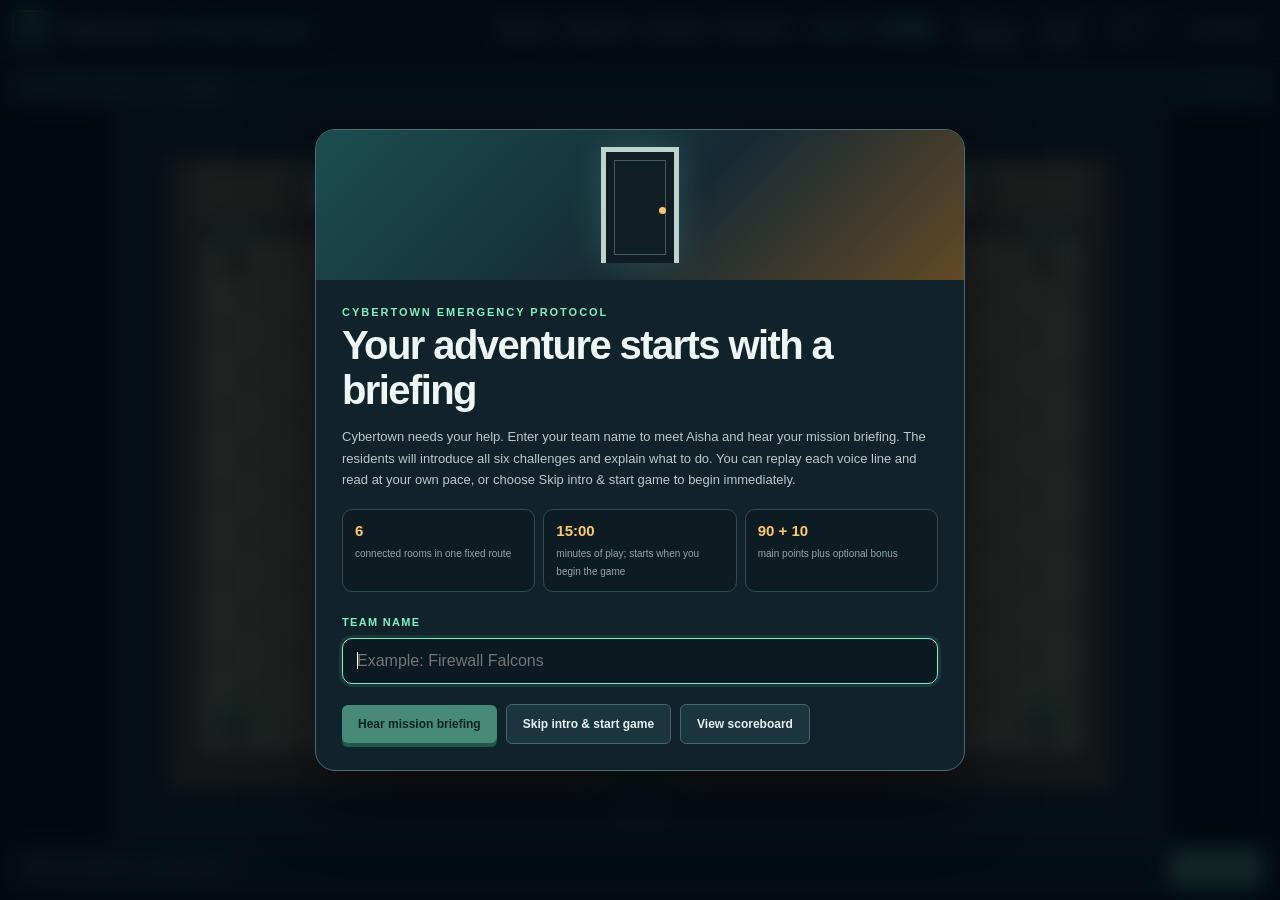
<file: index.html>
<!doctype html>
<html lang="en"><head><meta charset="utf-8"><meta name="viewport" content="width=device-width, initial-scale=1"><meta http-equiv="refresh" content="0;url=cybertown-the-glitch-mystery-v6.html"><title>CyberTown: The Glitch Mystery</title></head><body><a href="cybertown-the-glitch-mystery-v6.html">Play CyberTown: The Glitch Mystery</a></body></html>
</file>
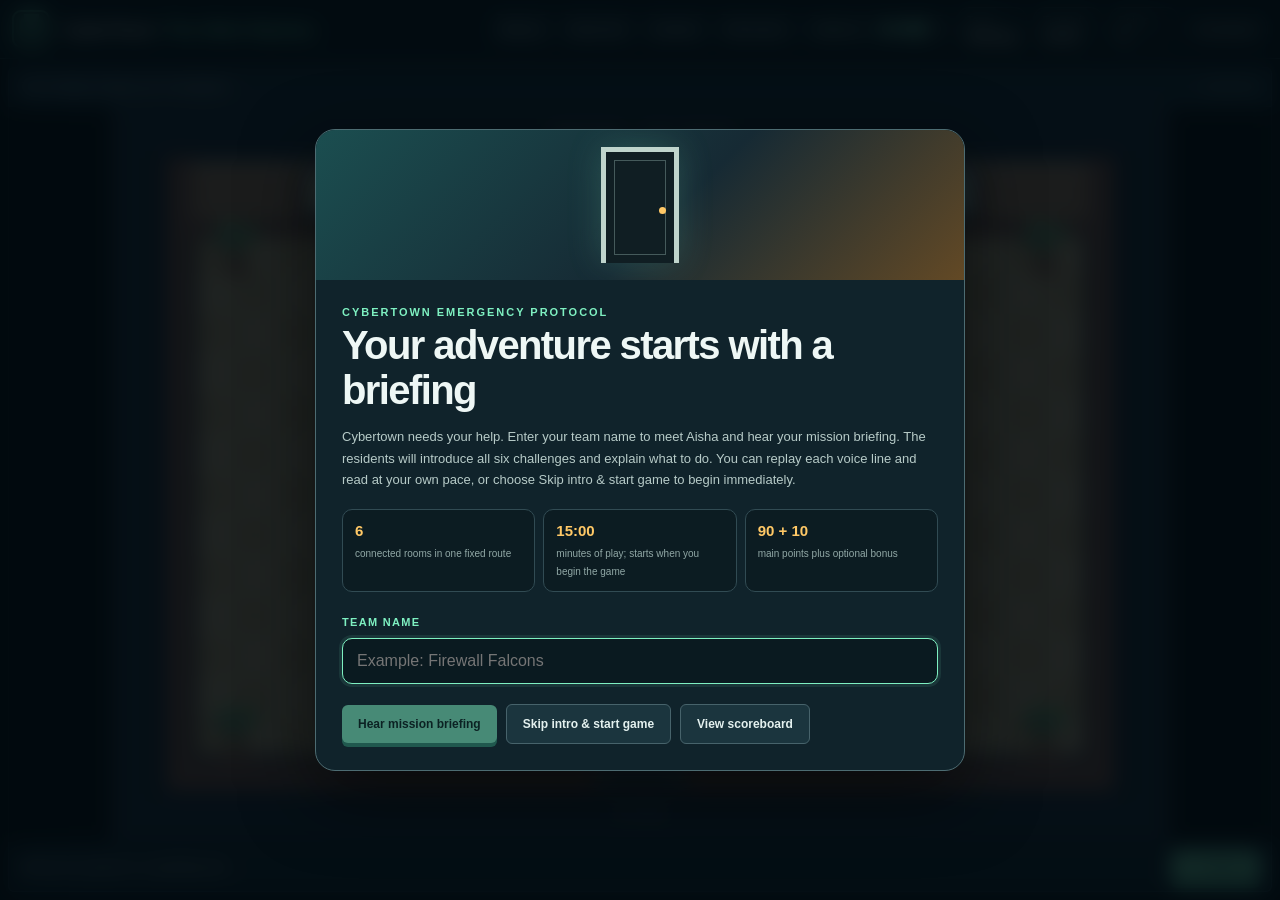
<file: cybertown-the-glitch-mystery-v6.html>
<!doctype html>
<html lang="en">
<head>
<meta charset="utf-8">
<meta name="viewport" content="width=device-width, initial-scale=1">
<title>CyberTown: The Glitch Mystery</title>
<meta name="description" content="A continuous six-room cybersecurity escape-room mission for teams.">
<link rel="stylesheet" href="assets/room-game.css">
<link rel="stylesheet" href="assets/adventure.css">
<link rel="stylesheet" href="assets/mission-briefing.css">
<link rel="stylesheet" href="assets/sequence-puzzle.css">
<style>
:root{--ink:#eef7f5;--muted:#9eb8b5;--panel:#0f2028;--panel2:#142b34;--line:#294650;--mint:#7ef0c1;--amber:#ffc866;--red:#ff7d78;--bg:#071117;--white:#fff;--shadow:0 24px 70px #0008}
*{box-sizing:border-box}html{scroll-behavior:smooth}body{margin:0;background:radial-gradient(circle at 20% 0,#153743 0,transparent 31%),radial-gradient(circle at 95% 30%,#2f2215 0,transparent 27%),var(--bg);color:var(--ink);font-family:Inter,Segoe UI,Arial,sans-serif;min-height:100vh}button,input,select{font:inherit}button,a{touch-action:manipulation}button{cursor:pointer}.shell{width:min(1440px,100%);margin:auto;padding:20px}.topbar{display:flex;align-items:center;justify-content:space-between;gap:18px;margin-bottom:18px}.brand{display:flex;gap:13px;align-items:center}.brand-mark{width:48px;height:48px;border:2px solid var(--mint);border-radius:13px;display:grid;place-items:center;background:#102b31;box-shadow:inset 0 0 0 5px #0a1c22}.brand-mark:before{content:"";width:17px;height:15px;border:3px solid var(--mint);border-radius:4px;box-shadow:0 -9px 0 -4px var(--mint)}.eyebrow,.kicker{color:var(--mint);font-size:11px;font-weight:900;letter-spacing:.18em;text-transform:uppercase}.brand h1{margin:3px 0 0;font-size:clamp(20px,3vw,30px);letter-spacing:-.04em}.brand h1 span{color:var(--mint)}.top-actions{display:flex;gap:9px;flex-wrap:wrap;justify-content:flex-end}.stat,.link-btn{border:1px solid var(--line);border-radius:12px;background:#0e2028;padding:9px 12px;color:var(--muted);font-size:11px;text-decoration:none;min-width:86px}.stat strong{display:block;color:var(--white);font-size:16px;margin-top:2px}.link-btn{display:grid;place-items:center;color:var(--ink);font-weight:800;transition:.2s}.link-btn:hover{border-color:var(--mint);color:var(--mint)}.mission-shell{display:grid;grid-template-columns:250px minmax(0,1fr);border:1px solid #35525b;border-radius:20px;overflow:hidden;background:#0b1b22;box-shadow:var(--shadow);min-height:720px}.route{padding:24px 19px;background:linear-gradient(180deg,#112730,#0b1b22);border-right:1px solid var(--line)}.route h2{font-size:12px;letter-spacing:.16em;text-transform:uppercase;margin:0 0 20px;color:#bdd1cf}.steps{display:flex;flex-direction:column}.step{position:relative;display:grid;grid-template-columns:38px 1fr;gap:11px;align-items:center;padding:8px 0 24px;color:#718a89}.step:not(:last-child):after{content:"";position:absolute;left:18px;top:49px;width:2px;height:calc(100% - 39px);background:#2a454d}.step .node{width:38px;height:38px;border-radius:50%;border:2px solid #35515a;background:#0a1b21;display:grid;place-items:center;font-size:13px;font-weight:900;z-index:1}.step b{display:block;font-size:12px}.step small{display:block;font-size:10px;margin-top:3px;color:#68807e}.step.done{color:#a6d9ca}.step.done .node{background:#1b5d4d;border-color:var(--mint);color:#fff}.step.done:not(:last-child):after{background:var(--mint)}.step.current{color:#fff}.step.current .node{background:var(--amber);border-color:#ffe4ab;color:#27200f;box-shadow:0 0 0 6px #ffc86618}.step.current small{color:var(--amber)}.case-note{margin-top:8px;padding:14px;border:1px solid #294750;background:#0b1b22;border-radius:13px;font-size:11px;line-height:1.55;color:var(--muted)}.case-note b{display:block;color:var(--mint);margin-bottom:5px}.game{min-width:0}.room-head{display:flex;justify-content:space-between;gap:16px;align-items:flex-start;padding:22px 25px 18px;border-bottom:1px solid var(--line)}.room-count{font-size:11px;color:var(--amber);font-weight:900;letter-spacing:.15em;text-transform:uppercase}.room-head h2{font-size:clamp(22px,3vw,34px);margin:4px 0 6px;letter-spacing:-.04em}.room-head p{margin:0;color:var(--muted);font-size:13px;line-height:1.5}.status-tag{border:1px solid #49626a;border-radius:999px;padding:8px 11px;font-size:10px;font-weight:900;letter-spacing:.08em;text-transform:uppercase;white-space:nowrap}.room-grid{display:grid;grid-template-columns:minmax(310px,.9fr) minmax(360px,1.1fr);min-height:610px}.scene{position:relative;min-height:500px;background:#081318;overflow:hidden}.scene img{position:absolute;inset:0;width:100%;height:100%;object-fit:cover}.scene:after{content:"";position:absolute;inset:0;background:linear-gradient(180deg,transparent 55%,#071117ef)}.scene-caption{position:absolute;z-index:1;left:22px;right:22px;bottom:20px;padding:15px;border:1px solid #ffffff26;background:#09171bd9;backdrop-filter:blur(8px);border-radius:12px}.scene-caption b{font-size:12px;letter-spacing:.1em;text-transform:uppercase;color:var(--mint)}.scene-caption p{font-size:12px;line-height:1.55;margin:7px 0 0;color:#d4e0de}.challenge{padding:25px;overflow:auto}.brief{border-left:3px solid var(--amber);background:#172b31;padding:13px 15px;border-radius:0 10px 10px 0;margin-bottom:20px}.brief b{font-size:11px;letter-spacing:.12em;color:var(--amber)}.brief p{margin:6px 0 0;font-size:13px;line-height:1.6;color:#d9e8e6}.challenge h3{font-size:17px;margin:0 0 12px}.field{display:block;margin:14px 0}.field span{display:block;font-size:11px;color:#bed1cf;font-weight:800;margin-bottom:7px}.text-input,.select-input{width:100%;border:1px solid #43606a;border-radius:10px;background:#0a1a20;color:#fff;padding:13px 14px;outline:none}.text-input:focus,.select-input:focus{border-color:var(--mint);box-shadow:0 0 0 3px #7ef0c117}.choices{display:grid;gap:9px;margin:12px 0 18px}.choice{display:flex;align-items:flex-start;gap:11px;border:1px solid #334f59;background:#10242c;border-radius:11px;padding:12px;line-height:1.45;font-size:12px;transition:.15s}.choice:hover{border-color:#66878d}.choice input{accent-color:#59d7aa;margin-top:2px}.choice strong{display:block;color:#fff;margin-bottom:3px}.choice small{color:var(--muted);font-size:11px}.cipher{letter-spacing:.28em;background:#e8ede4;color:#163039;border-radius:10px;padding:14px;text-align:center;font-family:Consolas,monospace;font-size:17px;font-weight:900;margin:12px 0}.evidence{display:grid;grid-template-columns:1fr 1fr;gap:8px;margin:12px 0}.evidence .choice{min-height:78px;margin:0}.buttons{display:flex;gap:9px;align-items:center;flex-wrap:wrap;margin-top:20px}.primary,.secondary,.danger{border:0;border-radius:10px;padding:12px 16px;font-size:12px;font-weight:900}.primary{background:var(--mint);color:#08221c;box-shadow:0 4px 0 #318e71}.primary:hover{filter:brightness(1.07);transform:translateY(-1px)}.secondary{background:#1b353e;color:#e4f1ef;border:1px solid #47636b}.danger{background:#5e2d31;color:#fff;border:1px solid #9d5155}.hint-box,.feedback{display:none;margin-top:14px;padding:12px 14px;border-radius:10px;font-size:12px;line-height:1.55}.hint-box.show{display:block;background:#382f20;border:1px solid #755d31;color:#ffe7b0}.feedback.show{display:block;background:#3a2326;border:1px solid #81454a;color:#ffc7c5}.feedback.good{background:#173a31;border-color:#3f8b70;color:#c8ffe9}.footer{display:flex;justify-content:space-between;gap:15px;color:#67817f;font-size:11px;padding:15px 3px 3px}.overlay{position:fixed;inset:0;background:#020a0edb;z-index:20;display:grid;place-items:center;padding:18px;backdrop-filter:blur(10px)}.overlay[hidden]{display:none}.dialog{width:min(650px,100%);max-height:94vh;overflow:auto;background:#10232b;border:1px solid #4d6c72;border-radius:20px;box-shadow:var(--shadow)}.dialog-visual{height:150px;background:linear-gradient(135deg,#1b4e50,#162a34 55%,#634925);display:grid;place-items:center;position:relative;overflow:hidden}.door{width:78px;height:116px;border:5px solid #bfd4cc;border-bottom:0;background:#101e23;position:relative;box-shadow:0 0 35px #7ef0c12e}.door:after{content:"";width:7px;height:7px;border-radius:50%;background:var(--amber);position:absolute;right:8px;top:55px}.door:before{content:"";position:absolute;inset:8px;border:1px solid #455a5b}.dialog-body{padding:26px}.dialog h2{margin:5px 0 10px;font-size:clamp(26px,5vw,40px);letter-spacing:-.04em}.dialog p{color:#b7cbc8;line-height:1.65;font-size:13px}.team-field{margin:20px 0 8px}.team-field label{font-size:11px;font-weight:900;color:var(--mint);letter-spacing:.12em;text-transform:uppercase}.team-field input{margin-top:8px}.rules{display:grid;grid-template-columns:repeat(3,1fr);gap:8px;margin:18px 0}.rule{border:1px solid #314b53;background:#0c1c22;padding:12px;border-radius:10px}.rule b{display:block;color:var(--amber);font-size:15px;margin-bottom:4px}.rule span{font-size:10px;color:#91a8a6;line-height:1.4}.transition-key{border:1px solid #506b70;background:#0b1c22;border-radius:13px;padding:15px;margin:18px 0}.transition-key b{display:block;color:var(--mint);font-size:11px;letter-spacing:.12em}.transition-key p{color:#fff;margin:8px 0 0}.final-grid{display:grid;grid-template-columns:repeat(3,1fr);gap:9px;margin:18px 0}.final-grid div{background:#0b1c22;border:1px solid #36515a;border-radius:11px;padding:14px;text-align:center}.final-grid span{display:block;color:#819997;font-size:9px;letter-spacing:.1em}.final-grid strong{font-size:22px;display:block;margin-top:5px;color:var(--mint)}.no-script{padding:30px;background:#531f22;color:#fff}
@media(max-width:950px){.mission-shell{grid-template-columns:1fr}.route{border-right:0;border-bottom:1px solid var(--line);padding:15px}.route h2,.case-note{display:none}.steps{flex-direction:row;overflow:auto}.step{min-width:130px;grid-template-columns:32px 1fr;padding:3px 16px 3px 0}.step .node{width:32px;height:32px}.step:not(:last-child):after{left:32px;top:18px;width:calc(100% - 32px);height:2px}.room-grid{grid-template-columns:1fr}.scene{min-height:360px}.challenge{min-height:480px}.mission-shell{min-height:0}}
@media(max-width:650px){.shell{padding:10px}.topbar{align-items:flex-start}.brand-mark{width:40px;height:40px}.brand .eyebrow{display:none}.top-actions{gap:5px}.stat{min-width:68px;padding:7px 8px}.stat.team-stat{display:none}.link-btn{min-width:72px;padding:7px}.room-head{padding:17px}.status-tag{display:none}.scene{min-height:300px}.challenge{padding:18px}.evidence{grid-template-columns:1fr}.rules,.final-grid{grid-template-columns:1fr}.dialog-body{padding:20px}.footer{flex-direction:column}.step b{font-size:10px}.step small{font-size:9px}.step{min-width:112px}}
@media(prefers-reduced-motion:reduce){*{scroll-behavior:auto!important;transition:none!important}}
/* Full-screen play layout. Secondary information opens only when requested. */
html,body{height:100%;overflow:hidden}body{min-height:100dvh}.shell{width:100%;max-width:none!important;height:100dvh;padding:0;display:flex;flex-direction:column}.topbar{position:relative!important;flex:0 0 auto;margin:0;padding:7px 12px!important;min-height:58px;border-bottom:1px solid var(--line);background:#091821f5}.brand-mark{width:38px;height:38px;border-radius:9px}.brand h1{font-size:18px!important;white-space:nowrap}.brand .eyebrow{display:none}.top-actions{align-items:center;gap:6px;flex-wrap:nowrap;min-width:0}.hud-button{min-width:auto;padding:8px 10px;background:#132a34;border:1px solid #3d5a65;border-radius:7px;color:var(--ink);font-size:11px;font-weight:900;white-space:nowrap}.hud-button:hover,.hud-button[aria-expanded="true"]{border-color:var(--mint);color:var(--mint)}.topbar .stat{min-width:70px;padding:6px 9px}.topbar .stat strong{font-size:14px}.topbar .link-btn{min-width:auto;padding:8px 10px}.mission-shell{position:relative;display:block!important;flex:1;min-height:0!important;border:0!important;border-radius:0!important;box-shadow:none!important;overflow:hidden}.game{height:100%;min-height:0;display:flex;flex-direction:column}.room-head{flex:none;max-height:0;min-height:0;overflow:hidden;opacity:0;padding:0 20px!important;border:0!important;transition:max-height .22s ease,opacity .18s ease,padding .22s ease}.shell.info-open .room-head{max-height:112px;opacity:1;padding:10px 20px!important;border-bottom:1px solid var(--line)!important}.room-head h2{font-size:22px!important;margin:2px 0 3px}.room-head p{font-size:11px!important}.pixel-stage{flex:1;min-height:0;padding:8px!important;display:grid;grid-template-rows:auto minmax(0,1fr) auto auto;background:#071117!important}.game-banner{min-height:40px;padding:8px 11px}.canvas-viewport{min-width:0;min-height:0;display:grid;place-items:center;overflow:hidden;background:#050c11;border-left:1px solid #243d4c;border-right:1px solid #243d4c}#roomCanvas{display:block;flex:none;width:624px;height:432px;max-width:none;border-width:2px!important}.interaction-bar{min-height:50px;padding:7px 11px}.movement-help{padding:8px 3px}.controls-panel{max-height:0;overflow:hidden;opacity:0;transition:max-height .22s ease,opacity .18s ease}.shell.controls-open .controls-panel{max-height:126px;opacity:1}.controls-panel .touch-controls{padding-top:4px}.route{position:absolute!important;z-index:12;left:0;top:0;bottom:0;width:min(320px,88vw);padding:18px!important;border:0!important;border-right:1px solid #45616d!important;box-shadow:18px 0 45px #0009;overflow:auto;transform:translateX(-105%);transition:transform .22s ease}.shell.route-open .route{transform:translateX(0)}.route-heading{display:flex;align-items:center;justify-content:space-between;gap:12px;margin-bottom:14px}.route-heading h2{display:block!important;margin:0!important}.route-close{padding:7px 9px}.panel-scrim{position:absolute;z-index:11;inset:0;width:100%;height:100%;border:0;background:#02090db8;cursor:pointer}.panel-scrim[hidden]{display:none}.footer{display:none!important}
@media(max-width:900px){.brand{display:none}.topbar{justify-content:stretch}.top-actions{width:100%;overflow-x:auto;justify-content:flex-start;scrollbar-width:none}.top-actions::-webkit-scrollbar{display:none}body .topbar .team-stat{display:none!important}.room-head{padding-left:12px!important;padding-right:12px!important}.shell.info-open .room-head{padding:8px 12px!important}.pixel-stage{padding:4px!important}.game-banner{border-radius:3px 3px 0 0}.interaction-bar{border-radius:0 0 3px 3px}.movement-help{display:none}.shell.controls-open .controls-panel{max-height:94px}.controls-panel .touch-controls{padding:5px 0 0}.dpad{grid-template-columns:repeat(3,36px);grid-template-rows:repeat(2,31px)}.hud-button,.topbar .link-btn{padding:7px 9px}.topbar .stat{min-width:64px}.room-toast{white-space:normal;overflow-wrap:anywhere;text-align:center}}
@media(max-width:520px){.topbar{min-height:52px;padding:5px 7px!important}.hud-button{font-size:10px}.topbar .stat{font-size:9px;padding:5px 7px}.topbar .stat strong{font-size:12px}.topbar .link-btn{font-size:10px}#fullscreenToggle{display:none}.game-banner{font-size:10px;min-height:34px}.interaction-bar{min-height:46px;font-size:10px}.interaction-bar .primary{padding:8px 10px}.touch-controls .secondary{padding:8px;font-size:10px}.shell.info-open .room-head{max-height:96px}.room-head h2{font-size:18px!important}.overlay{padding:8px}.overlay .dialog{width:calc(100vw - 16px)!important;max-width:calc(100vw - 16px)!important}}
</style>
</head>
<body>
<noscript><div class="no-script">This game needs JavaScript enabled to save progress and run the challenges.</div></noscript>
<div class="shell" id="gameShell">
  <header class="topbar">
    <div class="brand"><div class="brand-mark" aria-hidden="true"></div><div><div class="eyebrow">Continuous escape-room mission</div><h1>CyberTown <span>/ The Glitch Mystery</span></h1></div></div>
    <div class="top-actions">
      <button class="hud-button" id="routeToggle" type="button" aria-expanded="false" aria-controls="routePanel">Mission</button><button class="hud-button" id="roomInfoToggle" type="button" aria-expanded="false" aria-controls="roomInfoPanel">Room info</button><button class="hud-button" id="controlsToggle" type="button" aria-expanded="false" aria-controls="controlsPanel">Controls</button><button class="hud-button" id="fullscreenToggle" type="button" aria-pressed="false">Full screen</button>
      <div class="audio-control"><button id="audioToggle" type="button" aria-pressed="true">Audio on</button><input id="audioVolume" type="range" min="0" max="100" value="55" aria-label="Audio volume"></div><div class="stat team-stat">Team<strong id="teamBadge">Waiting</strong></div><div class="stat">Time left<strong id="clock">15:00</strong></div><div class="stat">Points<strong id="score">0</strong></div><a class="link-btn" id="scoreboardLink" href="scoreboard.html">Scoreboard</a>
    </div>
  </header>
  <main class="mission-shell" aria-live="polite">
    <aside class="route" id="routePanel" aria-label="Mission route"><div class="route-heading"><h2>Escape route</h2><button class="secondary route-close" id="closeRoute" type="button">Close</button></div><div class="steps" id="steps"></div><div class="case-note"><b>How this mission works</b>Each room is sealed. Follow the evidence, help the residents, and unlock the route to Town Hall. Progress saves under your team name.</div></aside>
    <button class="panel-scrim" id="panelScrim" type="button" aria-label="Close mission panel" hidden></button>
    <section class="game"><header class="room-head" id="roomInfoPanel"><div><div class="room-count" id="roomCount">Room 1 of 6</div><h2 id="roomTitle">Locked Laptop</h2><p id="roomSubtitle">Post Office Back Room</p></div><div class="status-tag" id="statusTag">Door sealed</div></header>
      <div class="pixel-stage">
        <div class="game-banner"><span id="roomObjective">Talk to Maya to begin your investigation.</span><span class="indoor-label">INDOORS</span></div>
        <div class="canvas-viewport" id="canvasViewport"><canvas id="roomCanvas" width="624" height="432" tabindex="0" aria-label="Pixel escape room. Move with arrow keys or WASD. Approach people or objects and press E to interact. Tap an object to walk to it."></canvas></div>
        <div class="interaction-bar"><span id="nearbyText">Walk up to a person or a sparkling clue.</span><button class="primary" id="interactButton">E · Interact</button></div>
        <div class="controls-panel" id="controlsPanel"><div class="movement-help">WASD / Arrow keys: move <span>E: interact</span><span>Click or tap an object: walk to it</span></div><div class="touch-controls"><div class="dpad"><button data-direction="up" aria-label="Walk up">↑</button><button data-direction="left" aria-label="Walk left">←</button><button data-direction="down" aria-label="Walk down">↓</button><button data-direction="right" aria-label="Walk right">→</button></div><button class="secondary" id="bagButton">Evidence bag</button><button class="secondary" id="journalButton">Field notes</button></div></div>
        <div class="room-toast" id="roomToast" hidden role="status"></div>
      </div>
    </section>
  </main>
  <footer class="footer"><span>Explore each room. Talk, inspect, solve, and walk through the unlocked door.</span><span>Team progress and records save in this browser.</span></footer>
</div>
<div class="overlay" id="startOverlay"><section class="dialog" role="dialog" aria-modal="true" aria-labelledby="startTitle"><div class="dialog-visual"><div class="door" aria-hidden="true"></div></div><div class="dialog-body"><div class="kicker">CyberTown emergency protocol</div><h2 id="startTitle">Enter the escape route</h2><p>Glitch has sealed six rooms between your team and the CyberFest control gate. Solve every room in order before the fifteen-minute timer reaches zero.</p><div class="rules"><div class="rule"><b>6</b><span>connected rooms in one fixed route</span></div><div class="rule"><b>15:00</b><span>minutes; the clock keeps running</span></div><div class="rule"><b>100</b><span>points for each room solved</span></div></div><div class="team-field"><label for="teamInput">Team name</label><input class="text-input" id="teamInput" maxlength="30" autocomplete="off" placeholder="Example: Firewall Falcons"></div><p id="resumeNote" hidden></p><div class="buttons"><button class="primary" id="startBtn" disabled>Start mission</button><button class="secondary" id="skipIntroBtn" type="button" disabled>Skip intro &amp; start game</button><a class="secondary" href="scoreboard.html" id="startScoreboardLink" style="text-decoration:none">View scoreboard</a></div></div></section></div>
<div class="overlay" id="transitionOverlay" hidden><section class="dialog" role="dialog" aria-modal="true" aria-labelledby="transitionTitle"><div class="dialog-visual"><div class="door" aria-hidden="true"></div></div><div class="dialog-body" id="transitionBody"></div></section></div>
<div class="overlay evidence-overlay" id="evidenceOverlay" hidden><section class="dialog evidence-dialog" role="dialog" aria-modal="true" aria-labelledby="evidenceTitle"><header class="evidence-header"><div><div class="kicker" id="evidenceKicker">Investigation</div><h2 id="evidenceTitle">Evidence</h2><div class="dialog-clock" id="evidenceClock">Time left 15:00 · 0 points</div></div><button class="secondary" id="closeEvidence" aria-label="Close dialogue">Close · Esc</button></header><div id="evidenceBody"></div><div class="challenge" id="challenge" hidden></div></section></div>
<div class="overlay" id="bonusOverlay" hidden><section class="dialog bonus-dialog" role="dialog" aria-modal="true" aria-labelledby="bonusTitle"><div class="dialog-body"><div class="kicker">Optional memory challenge</div><h2 id="bonusTitle">Rebuild the incident timeline</h2><p>Remember your investigation, from the first clue to restoring Cybertown. Arrange all six story cards in the order you discovered the evidence. Complete the timeline to earn 10 bonus points. The mission timer has stopped, and you can retry freely.</p><div id="bonusPuzzle"></div><p class="bonus-progress" id="bonusProgress">0 of 6 events placed</p><p class="bonus-feedback" id="bonusFeedback" role="status" aria-live="polite"></p><div id="bonusRecap" hidden></div><div class="buttons"><button class="primary" id="bonusCheck" type="button">Check timeline</button><button class="secondary" id="bonusReset" type="button">Clear timeline</button><button class="secondary" id="bonusFinish" type="button">Finish bonus challenge</button><button class="secondary" id="bonusSkip" type="button">Skip to final results</button></div></div></section></div>
<div class="spoken-caption" id="spokenCaption" role="status" aria-live="polite" hidden></div>
<script src="assets/room-cast.js"></script>
<script src="assets/room-engine.js"></script>
<script src="assets/adventure-audio.js"></script>
<script src="assets/mission-briefing.js"></script>
<script src="assets/sequence-puzzle.js"></script>
<script>
(()=>{
"use strict";
 const SESSION_KEY="cybertown-escape-sessions-v7",RECORD_KEY="cybertown-scoreboard-v7",ACTIVE_KEY="cybertown-active-team-v7",DURATION=15*60*1000,HINT_PENALTY=25;
const rooms=[
 {id:"laptop",title:"The Locked Laptop",place:"Post Office Back Room",image:"assets/challenge-1.png",alt:"A locked laptop beside a photo of a dog in a captain's hat and a badge with the number 7",caption:"A photo of Captain Mochi and a numbered badge sit beside the laptop.",brief:"Maya's laptop holds the key to the next room. Investigate the nearby photograph, then determine the password.",hint:"The dog in the photo is Captain Mochi. The number on the badge beside his photo matters too. ",clue:"A brass key drops from the laptop dock. Its tag reads: CIPHER STUDY.",lesson:"Public details such as pet names, titles, and lucky numbers make weak passwords."},
 {id:"cipher",title:"The Cipher Study",place:"Cipher Study",image:"assets/challenge-2.png",alt:"A realistic cipher desk with alphabet strips, a brass key, a lemon, and a notebook",caption:"The lemon is not decoration. It gives you the repeating Vigenere keyword: LEMON.",brief:"The door keypad accepts a decoded instruction. Use the keyword LEMON to reverse the Vigenere cipher below.",hint:"Repeat LEMON beneath the cipher. Shift each cipher letter backward by the matching keyword letter.",clue:"The decoded note says CHECK THE POSTER. A service hatch opens into the cafe noticeboard room.",lesson:"Secret keys should be shared through trusted channels and kept away from public clues."},
 {id:"poster",title:"The Poster Trap",place:"Cafe Noticeboard Room",image:"assets/challenge-3.png",alt:"A cafe noticeboard with three event posters and a suspicious QR sticker",caption:"One promotion has a sticker covering the original code. Its web address imitates the official festival domain.",brief:"Identify the suspicious poster and the two strongest warning signs before the cafe exit will unlock.",hint:"Choose the voucher poster, then look for a lookalike web address and a request for a work password.",clue:"Behind the fake QR sticker is a shipping label: STORAGE ROOM 04.",lesson:"Preview QR destinations and never enter work credentials into an unexpected promotion page."},
 {id:"storage",title:"Storage Room 04",place:"Festival Storage",image:"assets/challenge-4.png",alt:"A cabinet with a four-dial lock beside an unknown USB drive, staff pass, and note marked 04",caption:"The cabinet has a four-digit lock. A note marked 04 lies near an unknown USB drive.",brief:"Use the packing note and earlier clues to work out the cabinet code. Then decide how to handle the suspicious items.",hint:"Read Mr. Tan’s packing note for the order: room number, number of cafe posters, then the digit on Captain Mochi’s badge. Enter all four digits, including the leading zero. Leave the USB unplugged and report the items.",clue:"The recovered pass reads CT-1280. The evidence points toward the FESTIVAL OFFICE.",lesson:"Unknown USB drives should stay unplugged. Preserve suspicious items and report them through an authorized channel."},
 {id:"evidence",title:"The Evidence Office",place:"Festival Office",image:"assets/challenge-5.png",alt:"A realistic office evidence board connecting a visitor log, badge, login alert, and location map",caption:"The reception sign-in log and official badge register contain one important mismatch.",brief:"Investigate the two paper records in the office. Work out which employee signed in with a badge ID that does not match the official register, then type the employee's full name.",hint:"Compare the badge shown beside each sign-in with the same employee's registered badge. One pair of numbers is different.",clue:"The evidence points to Town Hall. Glitch is already calling the reception desk as fake IT Support.",lesson:"A uniform, badge, or confident voice is not proof. Verify visitors and unexpected login activity."},
  {id:"final",title:"The Compromised Workstation",place:"Town Hall Security Control Room",image:"assets/challenge-6.svg",alt:"Three security workstations and an alerting network console",caption:"One workstation is sending an unauthorized signal while two others show normal activity.",brief:"Inspect all three workstation records, identify the infected host, then build a safe SOC response sequence for that host at the security console.",hint:"Compare the three hosts. WS-02 mounted an unknown USB, started an unsigned process, and contacted an unapproved address. Isolate that host before preserving logs and alerting the response team.",clue:"The infected host is isolated. Town services can safely restart.",lesson:"Investigate before acting: isolate an infected device, preserve logs, and notify authorized responders."}
];
const $=id=>document.getElementById(id),escapeHTML=value=>String(value??"").replace(/[&<>'"]/g,c=>({"&":"&amp;","<":"&lt;",">":"&gt;","'":"&#39;",'"':"&quot;"}[c])),teamKey=value=>String(value||"").trim().replace(/\s+/g," ").slice(0,30).toLowerCase(),cleanTeam=value=>String(value||"").trim().replace(/\s+/g," ").slice(0,30),readJSON=(key,fallback)=>{try{return JSON.parse(localStorage.getItem(key)||"null")||fallback}catch{return fallback}},writeJSON=(key,value)=>{try{localStorage.setItem(key,JSON.stringify(value))}catch{}},uid=()=>globalThis.crypto?.randomUUID?.()||`run-${Date.now()}-${Math.random().toString(16).slice(2)}`;
 const newState=team=>({attemptId:uid(),team,current:0,completed:[],hints:[],startedAt:Date.now(),deadline:Date.now()+DURATION,completedAt:0,status:"in-progress",transition:false,inspected:[],talked:[],inventory:[],discoveries:[],drafts:{},position:null,bonusFound:[],pauseStartedAt:null,pauseKind:''});let state=null,timer=null;
 const timerPaused=(session=state)=>session?.status==='in-progress'&&Number.isFinite(session.pauseStartedAt),sessionRemaining=(session,now=Date.now())=>Math.max(0,session.deadline-(session.completedAt||(timerPaused(session)?session.pauseStartedAt:now))),remaining=()=>state?sessionRemaining(state):DURATION,elapsed=()=>state?Math.max(0,Math.min(DURATION,DURATION-remaining())):0,mainScore=()=>state?state.completed.length*15-state.hints.length*HINT_PENALTY:0,bonusPoints=()=>state?.bonusTimelineSolved?10:state?.bonusFound?.length*2||0,score=()=>Math.min(100,mainScore()+bonusPoints()),formatTime=ms=>{const total=Math.max(0,Math.ceil(ms/1000));return `${String(Math.floor(total/60)).padStart(2,"0")}:${String(total%60).padStart(2,"0")}`},getSessions=()=>readJSON(SESSION_KEY,{}),getRecords=()=>readJSON(RECORD_KEY,[]);
 function setTimerPause(kind=''){if(!state||state.status!=='in-progress')return;const now=Date.now();if(kind){if(timerPaused()){state.pauseKind=kind;return}if(remaining()<=0)return;state.pauseStartedAt=now;state.pauseKind=kind}else{if(!timerPaused())return;state.deadline+=Math.max(0,now-state.pauseStartedAt);state.pauseStartedAt=null;state.pauseKind=''}save()}
 function makeRecord(){return {attemptId:state.attemptId,team:state.team,startedAt:state.startedAt,updatedAt:Date.now(),completedAt:state.completedAt||null,elapsedMs:elapsed(),timeLeftMs:remaining(),points:score(),mainPoints:mainScore(),bonusPoints:bonusPoints(),rooms:state.completed.length,totalRooms:rooms.length,hints:state.hints.length,status:state.status}}
function encodedRecords(records=getRecords()){try{return btoa(unescape(encodeURIComponent(JSON.stringify(records))))}catch{return ""}}
function updateScoreLinks(records=getRecords()){const payload=encodedRecords(records),href=payload?`scoreboard.html#records=${encodeURIComponent(payload)}`:"scoreboard.html";$("scoreboardLink").href=href;$("startScoreboardLink").href=href}
function discardAnswerDrafts(session){let removed=false;for(const roomDraft of Object.values(session?.drafts||{}))if(roomDraft&&typeof roomDraft==='object'&&'inputs' in roomDraft){delete roomDraft.inputs;removed=true}return removed}
function save(){if(!state)return;discardAnswerDrafts(state);const sessions=getSessions(),key=teamKey(state.team);if(state.status==='in-progress')sessions[key]=state;else delete sessions[key];writeJSON(SESSION_KEY,sessions);try{localStorage.removeItem(ACTIVE_KEY)}catch{}const records=getRecords(),record=makeRecord(),at=records.findIndex(x=>x.attemptId===record.attemptId);if(at>=0)records[at]=record;else records.push(record);records.sort((a,b)=>(b.points||0)-(a.points||0)||(a.elapsedMs||Infinity)-(b.elapsedMs||Infinity));writeJSON(RECORD_KEY,records.slice(0,100));updateScoreLinks(records)}
function pruneSessions(){const sessions=getSessions(),records=getRecords(),now=Date.now();let changed=false,recordsChanged=false;for(const [key,saved] of Object.entries(sessions)){const expired=saved?.status==='in-progress'&&(!Number.isFinite(saved.deadline)||sessionRemaining(saved,now)<=0);if(expired){const record=records.find(item=>item.attemptId===saved.attemptId);if(record){record.status='timeout';record.completedAt=Number.isFinite(saved.deadline)?saved.deadline:now;record.updatedAt=now;record.elapsedMs=DURATION;record.timeLeftMs=0;record.rooms=saved.completed?.length||0;record.hints=saved.hints?.length||0;record.points=record.rooms*15-record.hints*HINT_PENALTY;record.mainPoints=record.points;record.bonusPoints=0;recordsChanged=true}}if(!saved||saved.status!=='in-progress'||expired){delete sessions[key];changed=true}else if(discardAnswerDrafts(saved))changed=true}if(changed)writeJSON(SESSION_KEY,sessions);if(recordsChanged)writeJSON(RECORD_KEY,records);try{localStorage.removeItem(ACTIVE_KEY)}catch{}}
function renderSteps(){const current=state?state.current:0;$("steps").innerHTML=rooms.map((room,i)=>{const done=state?.completed.includes(room.id),active=state&&i===current&&state.status==="in-progress";return `<div class="step ${done?"done":active?"current":""}"><span class="node">${done?"OK":i+1}</span><span><b>${escapeHTML(room.title)}</b><small>${done?"Cleared":active?"Current room":"Sealed"}</small></span></div>`}).join("")}
 function hintContent(room){return escapeHTML(room.hint)}
function commonBottom(room){const used=state.hints.includes(room.id);return `<div class="hint-box ${used?"show":""}" id="hintBox"><b>Hint</b><br>${used?hintContent(room):''}</div><div class="feedback" id="feedback"></div><div class="buttons"><button type="button" class="secondary" data-action="hint">${used?"Hint opened":`Use hint (-${HINT_PENALTY} points)`}</button><button class="primary" type="submit">Unlock door</button></div>`}
function challengeHTML(room){const head=`<div class="brief"><b>MISSION OBJECTIVE</b><p>${escapeHTML(room.brief)}</p></div>`;
 if(room.id==="laptop")return `${head}<form data-room="laptop"><h3>Enter the reconstructed password</h3><label class="field"><span>Password answer</span><input class="text-input" name="answer" autocomplete="off" placeholder="Enter your reconstruction" required></label>${commonBottom(room)}</form>`;
 if(room.id==="cipher")return `${head}<form data-room="cipher"><h3>Decode the instruction</h3><div class="cipher">NLQQX ELQDB DXQF</div><p>Use Ben’s keyword as the Vigenere key to decode this message.</p><label class="field"><span>Keyword from Ben</span><input class="text-input" name="keyword" autocomplete="off" autocapitalize="characters" placeholder="Enter the key" required></label><label class="field"><span>Decoded message</span><input class="text-input" name="answer" autocomplete="off" placeholder="Three words" required></label>${commonBottom(room)}</form>`;
 if(room.id==="poster")return `${head}<form data-room="poster"><h3>Choose the compromised poster</h3><div class="choices"><label class="choice"><input type="radio" name="poster" value="concert"><span><strong>Evening concert</strong><small>Listed on the official festival website.</small></span></label><label class="choice"><input type="radio" name="poster" value="market"><span><strong>Community market</strong><small>Printed by the town events office.</small></span></label><label class="choice"><input type="radio" name="poster" value="voucher"><span><strong>Free RM100 voucher</strong><small>A new QR sticker covers the original code.</small></span></label></div><h3>Select two warning signs</h3><div class="choices"><label class="choice"><input type="checkbox" name="sign" value="domain"><span>Lookalike address: cyberfest-reward.example</span></label><label class="choice"><input type="checkbox" name="sign" value="password"><span>Page asks for your work email password</span></label><label class="choice"><input type="checkbox" name="sign" value="color"><span>The poster uses bright colors</span></label></div>${commonBottom(room)}</form>`;
 if(room.id==="storage")return `${head}<form data-room="storage"><h3>Enter the four-digit evidence code</h3><label class="field"><span>Code</span><input class="text-input" name="code" inputmode="numeric" pattern="[0-9]{4}" maxlength="4" autocomplete="off" placeholder="0000" required></label><h3>Choose the safest action</h3><div class="choices"><label class="choice"><input type="radio" name="action" value="plug"><span>Insert the USB to identify its owner</span></label><label class="choice"><input type="radio" name="action" value="report"><span>Photograph and preserve the items, then report them through the authorized channel</span></label><label class="choice"><input type="radio" name="action" value="leave"><span>Leave everything and tell nobody</span></label></div>${commonBottom(room)}</form>`;
 if(room.id==="evidence")return `${head}<form data-room="evidence"><h3>Identify the suspicious sign-in</h3><p>The employee lists are not shown on this workstation. Use the reception sign-in log and official badge register you inspected in the room.</p><label class="field"><span>Employee's full name</span><input class="text-input" name="employeeName" autocomplete="off" placeholder="Type the full name" required></label>${commonBottom(room).replace('Unlock door','Submit name')}</form>`;
 return `${head}<div class="story-card"><b>Town Hall security</b><p>Inspect the three workstations in the room, then use the security console to contain the infected one.</p></div>`}
function renderRoom(){if(!state)return;prepareRpgState();const room=rooms[state.current]||rooms[rooms.length-1];$("teamBadge").textContent=state.team;$("score").textContent=score();$("clock").textContent=formatTime(remaining());$("roomCount").textContent=`Room ${state.current+1} of ${rooms.length}`;$("roomTitle").textContent=room.title;$("roomSubtitle").textContent=room.place;$("statusTag").textContent=state.transition?"Exit unlocked":"Exit sealed";$("roomObjective").textContent=objective();renderSteps();engine.load(state.current,roomObjects(),state.transition,state.position);$("transitionOverlay").hidden=true;if(state.status==="completed")showTransition();updateScoreLinks()}
function feedback(message,good=false){const el=$("feedback");if(!el)return;el.textContent=message;el.className=`feedback show${good?" good":""}`;el.scrollIntoView({behavior:"smooth",block:"nearest"});CyberAudio.cue(good?'success':'error')}
function validate(room,data){if(room.id==="laptop")return String(data.get("answer")||"").toLowerCase().replace(/[^a-z0-9]/g,"")==="captainmochi7";if(room.id==="cipher")return String(data.get("keyword")||"").trim().toUpperCase()==="LEMON"&&String(data.get("answer")||"").toLowerCase().replace(/[^a-z]/g,"")==="checktheposter";if(room.id==="poster"){const signs=data.getAll("sign");return data.get("poster")==="voucher"&&signs.length===2&&signs.includes("domain")&&signs.includes("password")}if(room.id==="storage")return data.get("code")==="0437"&&data.get("action")==="report";if(room.id==="evidence")return String(data.get("employeeName")||"").toLowerCase().replace(/[^a-z]/g,"")==="danielwong";return false}
function celebrationHTML(message){return `<div class="celebration-banner"><div aria-hidden="true">${Array(6).fill('<span class="celebration-balloon"></span>').join('')}</div><strong>${escapeHTML(message)}</strong></div>`}
function clearRunSecrets(){state.drafts={};state.inventory=[];state.position=null;$("challenge").replaceChildren();$("evidenceBody").replaceChildren()}
function completionLine(){return ['Laptop unlocked! You found the brass key for the Cipher Study. Walk to the glowing north door and press E to meet Ben.','Message decoded: Check the poster. Walk to the glowing north door and press E to visit Lina at the cafe.','The fake voucher is secured. Its shipping label leads to Storage Room 04. Walk to the glowing north door and press E to meet Mister Tan.','The suspicious items are secured. Take the recovered badge to Sam in the Festival Office. Walk to the glowing north door and press E.','The badge mismatch is confirmed. Take your report to Aisha at Town Hall. Walk to the glowing north door and press E.','The infected workstation is isolated, its logs are preserved, and the response team is notified. Walk to the glowing north door and press E to restore Cybertown.'][state.current]}
function showRoomCompletion(delay=0){const room=rooms[state.current],item=rewards[state.current],message=completionLine();openEvidence('Room cleared: '+room.title,`${celebrationHTML('Challenge cleared!')}${missionStatusHTML()}<div class="dialogue"><img class="portrait" src="${engine.portrait(state.current)}" alt="Pixel portrait of ${npcs[state.current]}"><div class="speech"><b>${npcs[state.current]}</b><p>${escapeHTML(message)}</p></div></div><div class="transition-key"><b>ITEM COLLECTED: ${escapeHTML(item.title)}</b><p>${escapeHTML(room.clue)}</p></div><p class="pixel-success">${escapeHTML(room.lesson)}</p><div class="buttons"><button class="secondary" data-rpg="replay-completion">Replay instructions</button><button class="primary" data-rpg="close">Continue to the north exit</button></div>`,'Challenge '+(state.current+1)+' cleared','standard','completion');$("evidenceOverlay").querySelector('.dialog').dataset.completion='true';CyberAudio.say(npcs[state.current],message,{delay})}
function completeRoom(){if(!state||state.status!=="in-progress"||remaining()<=0||state.transition)return;const room=rooms[state.current];state.completed.push(room.id);state.transition=true;const item=rewards[state.current];if(!state.inventory.some(x=>x.title===item.title))state.inventory.push(item);closeEvidence();delete state.drafts[room.id];save();renderRoom();CyberAudio.cue('unlock');CyberAudio.cue('success');showRoomCompletion(500);toast('Lock released. Walk to the north exit. +15 points')}
function showTransition(){const room=rooms[state.current],final=state.status==='completed';if(final){$("transitionBody").innerHTML=`${celebrationHTML('Cybertown is saved!')}<div class="restoration" aria-label="Town lights relighting"></div><div class="kicker">Mission accomplished</div><h2 id="transitionTitle">Congratulations, ${escapeHTML(state.team)}!</h2><p>Aisha: "The infected workstation is isolated, the evidence is safe, and every district is back online. You saved Cybertown!"</p><div class="results-scores"><div><span>Main score</span><strong>${mainScore()}</strong></div><div><span>Bonus points</span><strong>${bonusPoints()}</strong></div><div><span>Total</span><strong>${score()}</strong></div></div><p>The optional Bonus Room is unlocked. Your main victory is saved whether you enter or skip it.</p><div class="buttons"><button class="primary" data-action="bonus">Enter Bonus Room</button><button class="secondary" data-action="results">Skip to final results</button></div>`;CyberAudio.cue('victory');CyberAudio.music(false);CyberAudio.say('Aisha','Congratulations! The infected workstation is isolated and every district is back online. You saved Cybertown!',{delay:780})}else{$("transitionBody").innerHTML=`<div class="kicker">The evidence trail continues</div><h2 id="transitionTitle">${escapeHTML(room.title)} secured</h2><p>${escapeHTML(room.lesson)}</p><div class="transition-key"><b>NEXT LEAD</b><p>${escapeHTML(room.clue)}</p></div><div class="buttons"><button class="primary" data-action="next-room">Enter ${escapeHTML(rooms[state.current+1].place)}</button></div>`;CyberAudio.say(npcs[state.current],completionLine())}$("transitionOverlay").hidden=false}
function nextRoom(){if(!state||!state.transition||state.status!=='in-progress'||remaining()<=0)return;closeEvidence();CyberAudio.stopSpeech();CyberAudio.cue('door');if(state.current===rooms.length-1){state.status='completed';state.completedAt=Date.now();clearRunSecrets();save();clearInterval(timer);renderRoom();return}state.current++;state.transition=false;state.position={x:300,y:348,dir:'up'};save();renderRoom();talk(780);window.scrollTo({top:0,behavior:'instant'});toast('Room '+(state.current+1)+' / 6 — '+rooms[state.current].place)}
function timeout(){if(!state||state.status!=='in-progress')return;state.status='timeout';state.completedAt=state.deadline;state.transition=false;closeEvidence();CyberAudio.stopSpeech();clearRunSecrets();save();clearInterval(timer);CyberAudio.music(false);CyberAudio.cue('glitch');$("transitionBody").innerHTML=`<div class="kicker">Mission ended</div><h2 id="transitionTitle">The timer reached zero</h2><p>Your team cleared ${state.completed.length} of ${rooms.length} rooms and earned ${score()} points. The result has been saved.</p><div class="buttons"><button class="primary" data-action="retry">Retry with ${escapeHTML(state.team)}</button><button class="secondary" data-action="new-run">New team mission</button><a class="secondary" style="text-decoration:none" href="${$("scoreboardLink").getAttribute("href")}">Open scoreboard</a></div>`;$("transitionOverlay").hidden=false;$("clock").textContent="00:00"}
function tick(){if(!state)return;const paused=timerPaused();$("clock").textContent=formatTime(remaining());$("clock").classList.toggle('timer-paused',paused);$("clock").setAttribute('aria-label',(paused?'Timer paused: ':'Time remaining: ')+formatTime(remaining()));$("score").textContent=score();$("evidenceClock").textContent='Time left '+formatTime(remaining())+' | '+score()+' points';$("evidenceClock").classList.toggle('warning',remaining()<120000);document.querySelectorAll('[data-mission-time]').forEach(el=>el.textContent=formatTime(remaining()));document.querySelectorAll('[data-timer-state]').forEach(el=>el.textContent=paused?'Paused while you read':'Timer running');if(state.status==="in-progress"&&remaining()<=0)timeout()}
function startTimer(){clearInterval(timer);timer=setInterval(tick,250);tick()}
function startFor(team){const key=teamKey(team),sessions=getSessions(),saved=sessions[key];if(saved&&saved.status==='in-progress'){state=saved;prepareRpgState();if(remaining()<=0){$("startOverlay").hidden=true;timeout();return}}else{state=newState(team);sessions[key]=state;writeJSON(SESSION_KEY,sessions)}save();$("startOverlay").hidden=true;renderRoom();startTimer();CyberAudio.music();if(state.transition)showRoomCompletion();else if(state.pauseKind==='briefing'||!state.talked.includes(state.current))talk();else $("roomCanvas").focus();toast(objective())}
function beginMissionBriefing(team){const saved=getSessions()[teamKey(team)];if(saved?.status==='in-progress'){startFor(team);return}$("startOverlay").hidden=true;CyberBriefing.open({team,portraits:rooms.map((_,i)=>engine.portrait(i)),onStart:()=>startFor(team),onCancel:()=>{$("startOverlay").hidden=false;$("teamInput").focus({preventScroll:true})}})}
function resetStart(team=""){state=null;clearInterval(timer);CyberAudio.music(false);CyberAudio.stopSpeech();$("transitionOverlay").hidden=true;$("bonusOverlay").hidden=true;$("transitionBody").replaceChildren();$("evidenceBody").replaceChildren();$("challenge").replaceChildren();$("startOverlay").hidden=false;$("teamInput").value=team;updateStartButton();renderSteps();$("teamBadge").textContent="Waiting";$("score").textContent="0";$("clock").textContent="15:00"}
function updateStartButton(){const team=cleanTeam($("teamInput").value);$("startBtn").disabled=!team;$("skipIntroBtn").disabled=!team;$("skipIntroBtn").hidden=false;if(!team){$("startBtn").textContent="Hear mission briefing";$("resumeNote").hidden=true;return}const saved=getSessions()[teamKey(team)],resumable=saved&&saved.status==="in-progress"&&sessionRemaining(saved)>0;$("startBtn").textContent=resumable?"Resume saved mission":"Hear mission briefing";$("resumeNote").hidden=!resumable;$("skipIntroBtn").hidden=!!resumable;if(resumable)$("resumeNote").textContent=`A saved run for ${team} is waiting in room ${saved.current+1} with ${formatTime(sessionRemaining(saved))} remaining.${timerPaused(saved)?' The timer is paused for NPC instructions.':''}`}
$("teamInput").addEventListener("input",updateStartButton);$("teamInput").addEventListener("keydown",e=>{if(e.key==="Enter"&&!$("startBtn").disabled)$("startBtn").click()});$("startBtn").addEventListener("click",()=>{const team=cleanTeam($("teamInput").value);if(team)beginMissionBriefing(team)});$("skipIntroBtn").addEventListener("click",()=>{const team=cleanTeam($("teamInput").value);if(team)startFor(team)});
$("challenge").addEventListener("click",e=>{const button=e.target.closest("[data-action=hint]");if(!button||!state)return;const room=rooms[state.current];if(!state.hints.includes(room.id)){state.hints.push(room.id);save()}$("hintBox").innerHTML='<b>Hint</b><br>'+hintContent(room);$("hintBox").classList.add("show");button.textContent="Hint opened";$("score").textContent=score();CyberAudio.cue('computer');CyberAudio.say(npcs[state.current],room.hint)});
$("challenge").addEventListener('click',e=>{const button=e.target.closest('[data-console]');if(button)consoleAction(button.dataset.console,button.dataset.host)});
let lastTypingCue=0;$("challenge").addEventListener('input',e=>{if(e.target.matches('input[type="text"],input:not([type]),input[name="code"]')&&performance.now()-lastTypingCue>130){lastTypingCue=performance.now();CyberAudio.cue('typing')}});
$("challenge").addEventListener("submit",e=>{e.preventDefault();if(!state||state.status!=="in-progress"||state.transition)return;if(remaining()<=0){timeout();return}const room=rooms[state.current],data=new FormData(e.target);if(room.id==='storage'&&!draft().cabinetUnlocked){if(data.get('code')==='0437'){draft().cabinetUnlocked=true;save();CyberAudio.cue('door');openPuzzle();CyberAudio.say('Mr. Tan','The cabinet is open. Keep that unknown USB unplugged. Select how to preserve and report the evidence, then secure the items.',{delay:780})}else feedback('That code does not open the cabinet. Read the packing note and keep the room number as two digits.');return}if(room.id==='cipher'&&String(data.get('keyword')||'').trim().toUpperCase()!=='LEMON'){feedback('That key does not match Ben’s keyword. Enter LEMON as the key and decrypt again.');return}if(puzzleValid(room,data)){completeRoom()}else{const message=room.id==='evidence'?"That employee does not have the mismatched badge. Recheck both paper records and enter the full name.":room.id==='storage'?"Keep unknown USB drives unplugged. Preserve suspicious items and report them through the authorized channel.":"The room is still sealed. Recheck the clues and your choices. You can try again without losing points.";feedback(message);CyberAudio.say(npcs[state.current],message)}});
$("transitionOverlay").addEventListener("click",e=>{const action=e.target.closest("[data-action]")?.dataset.action;if(action==="next-room")nextRoom();if(action==="bonus")openBonus();if(action==="results")showResults();if(action==="new-run")resetStart();if(action==="retry"){const team=state.team;resetStart(team);beginMissionBriefing(team)}});
$("scoreboardLink").addEventListener("click",()=>{if(state)save()});addEventListener("pagehide",()=>{if(state)save()});
// Indoor RPG integration: retain the existing team, timer, scoring and record model.
const npcs=['Maya','Ben','Lina','Mr. Tan','Sam','Aisha'];
 const rewards=[{title:'Brass key',text:'Recovered from the laptop dock. Opens the Cipher Study.'},{title:'Decoded instruction',text:'CHECK THE POSTER â€” investigate the cafe noticeboard.'},{title:'Storage shipping label',text:'The fake voucher sticker was shipped from Storage Room 04.'},{title:'Sealed evidence bag',text:'Counterfeit staff pass, unknown USB, and a delivery note for the Festival Office.'},{title:'Suspicious sign-in report',text:'Daniel Wong signed in with a mismatched badge. Investigate Town Hall.'},{title:'Workstation incident report',text:'WS-02 isolated, logs preserved, response team notified.'}];
 const facts=[['Public clues, weak passwords','Pet names, birthdays, titles, and lucky numbers are often visible to other people. Use unique passwords and a password manager.'],['Secret keys need care','Share sensitive details using a trusted channel. Verify who is asking before revealing confidential information.'],['A QR code is a shortcut','Preview the destination address. A sticker may cover an official code, and an offer should never require your work password.'],['Keep unknown devices unplugged','An unfamiliar USB drive can carry harmful software. Preserve it and contact your authorized security team.'],['A badge is not enough','Check unexpected visitors with the host or official staff directory. Report sign-in approvals you did not request.'],['Contain suspicious activity','Compare host activity, isolate the infected workstation, preserve evidence, and notify authorized responders.']];
rooms[0].brief='Maya needs the laptop unlocked. Investigate the photograph, then use the laptop on the east desk.';
rooms[1].brief='Ask Ben for the keyword, examine his cipher notes, then enter the key to decode the message at the east desk.';
rooms[3].brief='Read the packing note, use earlier clues to open the four-digit cabinet, then choose how to handle its contents.';
rooms[4].brief='Compare the 13 sign-ins with the official badge register. Who signed in with the wrong badge ID?';
rooms[3].clue='The cabinet is open and its suspicious items are secured. The recovered pass reads CT-1280; investigate the Festival Office records.';
rooms[4].clue='The flagged sign-in used a badge that does not match the official register. The visitor claimed to be IT Support. Warn Aisha at Town Hall.';
rooms[4].lesson='Check a badge against an official record. A familiar name or a professional appearance does not prove identity.';
rewards[4]={title:'Suspicious sign-in report',text:'Daniel Wong signed in at 09:17 with CT-1280. His registered badge is CT-1208. The incorrect badge links the visitor to the fake IT call.'};
 rooms[0].hint='The dog in the photo is Captain Mochi. The badge beside his photo has a number worth noticing.';
 rooms[1].hint='Use Ben’s keyword LEMON as the key, not as part of the answer. In dCode, choose “Knowing the Key/Password,” enter LEMON, and decrypt the ciphertext. The desk decoder also needs that key.';
 rooms[2].hint='Inspect all three posters. The voucher poster has a new QR sticker; compare its destination with the official cyberfest.example address. Select the lookalike address and the request for a work password.';
 rooms[3].hint='Read Mr. Tan’s packing note for the order: room number, number of cafe posters, then the digit on Captain Mochi’s badge. Enter all four digits, including the leading zero. Leave the USB unplugged and report the items.';
 rooms[4].hint='Read the reception sign-in log and the official badge register. Match each person’s badge IDs across the two records; the digits CT-1280 on the recovered pass are especially worth checking. Enter the name with the mismatched ID.';
  rooms[5].hint='Inspect WS-01, WS-02, and WS-03. WS-02 shows an unknown USB, an unsigned process, and an unapproved outbound connection. Select it at the console. Arrange the response cards: isolate the infected host, preserve logs and USB evidence, then alert incident response. Leave the unsafe cards out.';
 function prepareRpgState(){const response=state.drafts?.final;if(response?.containStep===3&&response.suspect==='ws02'&&response.containSolved===undefined){response.containSolved=true;response.containOrder=['isolate','preserve','report']}for(const key of ['inspected','talked','inventory','discoveries','friends','petFriends','bonusFound'])if(!Array.isArray(state[key]))state[key]=[];state.inventory=state.inventory.filter(item=>!['storage-cabinet-key','office-door-key'].includes(item?.id));if(!state.drafts||typeof state.drafts!=='object')state.drafts={};if(!Number.isInteger(state.current)||state.current<0||state.current>=rooms.length)state.current=0;if(!CyberRoomCast.pets.some(pet=>pet.id===state.companionId))state.companionId=''}
function draft(){const key=rooms[state.current].id;if(!state.drafts[key])state.drafts[key]={};return state.drafts[key]}
function inspected(id){return !!state?.inspected.includes(state.current+':'+id)}
function markInspected(id){const key=state.current+':'+id;if(!state.inspected.includes(key)){state.inspected.push(key);save()}}
 function objective(){if(state.transition)return state.current===5?'The threat is contained. Walk to the north door to restore Cybertown.':'Exit unlocked! Walk to the north door and press E.';if(!state.talked.includes(state.current))return 'Talk to '+npcs[state.current]+' to learn what happened.';if(state.current===3)return inspected('packing')?'Use the packing note and earlier clues to open the east cabinet.':'Find the packing note on the west side of the room.';if(state.current===4)return 'Read both paper records, identify the badge mismatch, then type the employee name at the east desk.';const tasks=['Inspect the framed photo, then investigate the laptop.','Inspect the cipher notes, then use Benâ€™s decoder desk.','Inspect all three posters, then investigate the noticeboard.','','','Inspect three workstations, then contain the infected host at the east console.'];return tasks[state.current]}
function roomObjects(){const i=state.current;const base=[{id:'npc',kind:'npc',name:npcs[i],label:'Talk to '+npcs[i],x:8,y:10},{id:'picture',kind:'picture',label:['Examine photo','Examine cipher notes','Examine noticeboard photo','Examine cabinet evidence','Examine case photograph','Examine network alert'][i],x:4,y:5,w:2,h:2},{id:'station',kind:i===4?'board':'station',label:['Use laptop','Use cipher desk','Investigate posters','Inspect training cabinet','Connect evidence','Open security console'][i],x:19,y:6,w:3,h:2},{id:'fact',kind:'fact',label:'Read safety note',x:4,y:12},{id:'door',kind:'door',label:state.transition?'Use unlocked exit':'Check sealed exit',x:12,y:3,w:2,h:1}];
 if(i===2)base.push({id:'concert',kind:'poster',label:'Inspect concert poster',x:8,y:5,h:2,variant:0},{id:'market',kind:'poster',label:'Inspect market poster',x:11,y:5,h:2,variant:1},{id:'voucher',kind:'poster',label:'Inspect voucher poster',x:15,y:5,h:2,variant:2});
   if(i===5)base.push({id:'ws01',kind:'station',label:'Inspect WS-01',x:7,y:5,w:2},{id:'ws02',kind:'station',label:'Inspect WS-02',x:12,y:5,w:2},{id:'ws03',kind:'station',label:'Inspect WS-03',x:16,y:11,w:2});
  if(i===3){base.find(o=>o.id==='station').label='Enter cabinet code';base.push({id:'packing',kind:'paper',label:'Read packing note',x:5,y:9,w:2},{id:'toolbox',kind:'toolbox',label:'Inspect blue toolbox',x:16,y:12,w:2},{id:'crates',kind:'crate',label:'Inspect delivery boxes',x:20,y:12,w:2,h:2})}
 if(i===4){base.find(o=>o.id==='station').label='Enter suspicious employee name';base.push({id:'visitor',kind:'paper',label:'Read 13 sign-ins',x:6,y:7,w:2},{id:'badge',kind:'paper',label:'Read official badge register',x:16,y:11,w:2},{id:'security',kind:'alert',label:'Read security desk note',x:19,y:12,w:2})}
  const extraSpots=[{x:7,y:13},{x:17,y:4}];for(const [n,person] of CyberRoomCast.residents[i].entries())base.push({...person,...extraSpots[n],id:'resident-'+person.id,personId:person.id,kind:'resident',label:'Chat with '+person.name,seen:state.friends.includes(person.id),interactive:true,solid:false});
 const localPet=CyberRoomCast.pets[i],companion=CyberRoomCast.pets.find(pet=>pet.id===state.companionId);base.push({...localPet,id:'pet-'+localPet.id,petId:localPet.id,kind:'pet',label:'Visit '+localPet.name,x:15,y:9,solid:false,following:companion?.id===localPet.id,seen:state.petFriends.includes(localPet.id)});if(companion&&companion.id!==localPet.id)base.push({...companion,id:'pet-'+companion.id,petId:companion.id,kind:'pet',label:'Visit '+companion.name,x:14,y:14,solid:false,following:true,seen:state.petFriends.includes(companion.id)});
 return base.map(o=>({...o,seen:o.kind==='npc'?state.talked.includes(i):['resident','pet'].includes(o.kind)?o.seen:inspected(o.id)}))}
let toastTimer,returnFocus;
function toast(message){$("roomToast").textContent=message;$("roomToast").hidden=false;clearTimeout(toastTimer);toastTimer=setTimeout(()=>$("roomToast").hidden=true,3500)}
function openEvidence(title,html,kicker='Object inspection',layout='standard',pauseKind=''){setTimerPause(pauseKind);CyberAudio.stopSpeech();engine.keys.clear();engine.path=[];engine.pending=null;const panel=$("evidenceOverlay").querySelector(".dialog");panel.dataset.layout=layout;delete panel.dataset.puzzle;delete panel.dataset.completion;returnFocus=document.activeElement;document.body.style.overflow='hidden';$("evidenceTitle").textContent=title;$("evidenceKicker").textContent=kicker;$("evidenceBody").innerHTML=html;$("evidenceBody").hidden=false;$("evidenceClock").hidden=!!$("evidenceBody").querySelector(".mission-status");$("challenge").hidden=true;$("challenge").innerHTML='';$("evidenceOverlay").hidden=false;$("evidenceOverlay").querySelector('.dialog').scrollTop=0;$("closeEvidence").focus({preventScroll:true});tick()}
function closeEvidence(){if($("evidenceOverlay").querySelector('.dialog').dataset.completion!=='true')CyberAudio.stopSpeech();$("evidenceOverlay").hidden=true;setTimerPause();tick();CyberAudio.refreshCaption();$("challenge").hidden=true;$("challenge").replaceChildren();document.body.style.overflow='';$("roomCanvas").focus({preventScroll:true});if(state){$("roomObjective").textContent=objective();engine.objects=roomObjects();engine.updateBuddy(0)}}
function photoHTML(){const room=rooms[state.current];return `<img class="evidence-photo" src="${room.image}" alt="${escapeHTML(room.alt)}">`}
 function inspectPhoto(){markInspected('picture');let detail='';if(state.current===0)detail='<p>That is Captain Mochi in the framed photo with his service badge.</p>';else if(state.current===1)detail='<p>The notebook uses the Vigenere method: A = 0, B = 1, â€¦ Z = 25. Subtract the repeating keyword letter from each cipher letter; wrap around the alphabet when needed.</p><div class="cipher">NLQQX ELQDB DXQF</div><p>Ben keeps the keyword. Speak to him before trying the decoder.</p>';else if(state.current===2)detail='<p>Three event posters are pinned to the cafe wall. The right poster has a new sticker pasted over its original code. Walk over and inspect each poster separately.</p>';else if(state.current===3)detail='<p>The cabinet has a four-dial lock. The tray holds a note marked 04 and an unfamiliar USB drive. Read Mr. Tanâ€™s packing note for the rest of the code clues.</p>';else if(state.current===4)detail='<p>The recovered pass reads CT-1280. Walk to the reception sign-in log and the official badge register. Compare the names and badge IDs to identify the suspicious sign-in.</p>';else detail='<p>Network alert: an unapproved outbound signal is leaving Town Hall. Compare WS-01, WS-02, and WS-03 activity before using the security console.</p>';openEvidence('Evidence: '+rooms[state.current].place,`<div class="photo-inspection"><figure>${photoHTML()}</figure><div class="photo-notes">${detail}<button class="primary" data-rpg="close">Keep exploring</button></div></div>`,'Object inspection','wide')}
function inspectWorkstation(id){markInspected(id);CyberAudio.cue(id==='ws02'?'alert':'computer');const reports={ws01:['WS-01 · Reception','09:13 · Signed festival scheduling app started. Backup complete. Network traffic to the approved town server only.'],ws02:['WS-02 · Control desk','09:17 · Unknown USB mounted. Unsigned process festival-update.exe launched. Outbound connection to unapproved 198.51.100.42:443. Security service stopped.'],ws03:['WS-03 · Lighting desk','09:18 · Signed lighting patch installed from the approved update server. No unusual outbound traffic.']};const [title,report]=reports[id];openEvidence(title,`<div class="console-log">${escapeHTML(report)}</div><p>Compare this activity with the other workstations before acting at the security console.</p><button class="primary" data-rpg="close">Continue investigation</button>`,'Workstation evidence');CyberAudio.say('Aisha',id==='ws02'?'That workstation mounted an unknown USB and is contacting an unapproved address. We must verify it against the other hosts.':'This workstation is showing expected activity. Compare all three records.')}
function missionStatusHTML(){return `<div class="mission-status" aria-label="Current mission status"><div><span>Challenges cleared</span><strong>${state.completed.length} / ${rooms.length}</strong></div><div><span>Main score</span><strong>${mainScore()} / 90</strong></div><div><span>Time remaining</span><strong data-mission-time>${formatTime(remaining())}</strong><small class="timer-state" data-timer-state></small></div></div>`}
function talk(delay=0){if(state.transition){showRoomCompletion();return}if(!state.talked.includes(state.current)){state.talked.push(state.current);save()}const lines=["Glitch locked my laptop using details from our festival poster. The photo on the wall may reveal the password. Unlock it to recover the first key before the sorting network fails.","The laptop key opened this study. Glitch left a coded instruction here. My keyword is LEMON. Decode the message so we know where the attack moved next.","A fake festival voucher may be stealing staff passwords. Inspect all three posters and help me remove the trap before visitors scan it.","A parcel from the fake voucher campaign arrived here. My packing note combines clues from the earlier rooms. Open the cabinet, but handle anything suspicious safely.","Glitch used a counterfeit badge to enter Town Hall. Compare the reception log with the official register. We need the mismatched identity before we warn security.","The alert is real. One of our three workstations is reaching an unknown address. Inspect each machine, then use the security console to select the affected host and arrange a safe SOC response with the action cards."];const welcomes=['Welcome to the Post Office!','Welcome to the Cipher Study!','Welcome to the cafe!','Welcome to Storage Room 04!','Welcome to the Festival Office!','Welcome to Town Hall!'],message=welcomes[state.current]+' '+lines[state.current],context=`Challenge ${state.current+1} of ${rooms.length}: ${rooms[state.current].title}. ${npcs[state.current]} speaking. You have cleared ${state.completed.length} ${state.completed.length===1?'challenge':'challenges'} and earned ${mainScore()} points. `;openEvidence(rooms[state.current].title,`${missionStatusHTML()}<div class="dialogue"><img class="portrait" src="${engine.portrait(state.current)}" alt="Pixel portrait of ${npcs[state.current]}"><div class="speech"><b>${npcs[state.current]} &middot; ${escapeHTML(rooms[state.current].place)}</b><p id="missionDialogue">${escapeHTML(message)}</p></div></div><div class="buttons"><button class="primary" data-rpg="close">Start investigating</button></div>`,'Challenge '+(state.current+1)+' of '+rooms.length,'standard','briefing');CyberAudio.say(npcs[state.current],context+message,{delay,target:'#missionDialogue',targetOffset:context.length});$("roomObjective").textContent=objective()}
function poster(id){markInspected(id);const entries={concert:['Official concert announcement','https://cyberfest.example/events','Free public concert. No account or password needed.'],market:['Official community market','https://cyberfest.example/market','Festival details confirmed by Lina and the events office.'],voucher:['Free RM100 festival voucher','https://cyberfest-reward.example/claim','Offer expires in 5 minutes. Enter your work email and work password to claim.']},p=entries[id];openEvidence(p[0],`<div class="poster-inspection"><figure>${photoHTML()}</figure><div class="poster-details"><div class="website-preview"><div class="address">Simulated destination: ${escapeHTML(p[1])}</div><h3>${escapeHTML(p[0])}</h3><p>${escapeHTML(p[2])}</p></div><p>This preview is simulated. No website is opened and no personal details are collected.</p><button class="primary" data-rpg="close">Add inspection to field notes</button></div></div>`,'Object inspection','wide')}
// Fictional staff records. There is exactly one mismatch between a claimed and registered badge.
const staffRegister=[['aina','Aina Rahman','CT-1201'],['ben','Ben Lee','CT-1202'],['chloe','Chloe Tan','CT-1203'],['devi','Devi Nair','CT-1204'],['farid','Farid Hassan','CT-1205'],['grace','Grace Lim','CT-1206'],['haris','Haris Azman','CT-1207'],['daniel','Daniel Wong','CT-1208'],['iman','Iman Yusuf','CT-1209'],['julia','Julia Teoh','CT-1210'],['kavita','Kavita Rao','CT-1211'],['lucas','Lucas Chong','CT-1212'],['nadia','Nadia Omar','CT-1213']].map(([id,name,badge])=>({id,name,badge}));
const signInTimes=['08:02','08:11','08:22','08:35','08:44','08:57','09:05','09:17','09:26','09:33','09:41','09:54','10:06'];
const signIns=staffRegister.map((person,i)=>({id:person.id,name:person.name,time:signInTimes[i],badge:person.id==='daniel'?'CT-1280':person.badge}));
const officeNotes={visitor:['Sign-in log: 13 visitors','Festival morning. These are the names, times, and badge IDs written at reception. Compare them with the separate official badge register.'],badge:['Official badge register','Security-approved badge IDs. A sign-in must use the badge registered to that person. Check the digits carefully.'],security:['Security desk note','An unverified visitor claimed to be IT Support. The staff pass recovered in Storage Room 04 reads CT-1280. Check the records before deciding who it belongs to.']};
function signInTable(){return `<div class="record-table-wrap"><table class="record-table"><caption>Reception sign-ins · festival morning · 13 entries</caption><thead><tr><th scope="col">Name</th><th scope="col">Time</th><th scope="col">Badge shown</th></tr></thead><tbody>${signIns.map(row=>`<tr><td>${escapeHTML(row.name)}</td><td><time>${row.time}</time></td><td><code>${row.badge}</code></td></tr>`).join('')}</tbody></table></div>`}
function badgeTable(){return `<div class="record-table-wrap"><table class="record-table"><caption>Official staff badge register · 13 staff</caption><thead><tr><th scope="col">Name</th><th scope="col">Registered badge</th></tr></thead><tbody>${staffRegister.map(row=>`<tr><td>${escapeHTML(row.name)}</td><td><code>${row.badge}</code></td></tr>`).join('')}</tbody></table></div>`}
function storageObject(id){if(!state.talked.includes(3)){openEvidence('Ask Mr. Tan first','<p>Talk to Mr. Tan before searching the storage items.</p><button class="primary" data-rpg="close">Return to the room</button>');return}markInspected(id);if(id==='packing'){openEvidence('Packing note','<div class="transition-key"><b>A NOTE FROM MR. TAN</b><p>Cabinet code order: the <strong>two-digit room number</strong>, the <strong>number of cafe posters</strong>, then the <strong>digit on Captain Mochi’s badge</strong>. The cabinet holds suspicious delivery evidence.</p></div><button class="primary" data-rpg="close">Try the cabinet code</button>');return}if(id==='crates'){openEvidence('Delivery boxes','<p>Folded banners and spare cables. A shipping label points to the east cabinet for the suspicious delivery.</p><button class="primary" data-rpg="close">Keep investigating</button>');return}openEvidence('Blue toolbox','<p>Only ordinary tools are inside. The cabinet has a four-digit combination lock; use Mr. Tan’s packing note to work out its code.</p><button class="primary" data-rpg="close">Return to the room</button>')}
function chatResident(person,topic='hello'){if(!state.friends.includes(person.personId)){state.friends.push(person.personId);save()}const text=topic==='tip'?person.tip:topic==='chat'?person.chat:`Hi, I am ${person.name}, the ${person.role.toLowerCase()}. Need a pointer, or a quick chat?`;openEvidence(person.name+' · '+person.role,`<div class="dialogue"><img class="portrait" src="${engine.actorPortrait(person)}" alt="Pixel portrait of ${escapeHTML(person.name)}"><div class="speech"><b>${escapeHTML(person.name)}</b><p>${escapeHTML(text)}</p></div></div><div class="social-actions"><button class="secondary" data-social="resident-tip" data-friend="${person.personId}">Any advice?</button><button class="secondary" data-social="resident-chat" data-friend="${person.personId}">How is festival prep?</button><button class="primary" data-rpg="close">Keep exploring</button></div><p class="optional-note">Optional conversation · text only</p>`,'Town friends')}
function visitPet(petId,reaction=''){const pet=CyberRoomCast.pets.find(p=>p.id===petId);if(!pet)return;if(!state.petFriends.includes(pet.id)){state.petFriends.push(pet.id);save()}const following=state.companionId===pet.id,text=reaction==='pet'?pet.pet:reaction==='play'?pet.play:pet.hello;openEvidence(pet.name+' · '+pet.species,`<div class="dialogue"><img class="portrait pet-portrait" src="${engine.actorPortrait(pet)}" alt="Pixel ${pet.species} named ${pet.name}"><div class="speech"><b>${pet.name}${following?' · your companion':''}</b><p>${escapeHTML(text)}</p></div></div><div class="social-actions"><button class="secondary" data-social="pet" data-pet="${pet.id}">Gentle pet</button><button class="secondary" data-social="play" data-pet="${pet.id}">Play together</button><button class="secondary" data-social="${following?'home':'follow'}" data-pet="${pet.id}">${following?'Send back home':'Come with me'}</button><button class="secondary" data-social="guide" data-pet="${pet.id}">Point to my mission</button><button class="primary" data-rpg="close">Keep exploring</button></div><p class="optional-note">Optional pet friend · ${state.petFriends.length} / 6 met · ${following?'Follows you between rooms':'Home: '+escapeHTML(rooms[pet.home].place)}</p>`,'Pet friends · optional')}
 function nextMissionObject(){if(state.transition)return 'door';if(!state.talked.includes(state.current))return 'npc';if(state.current===3)return inspected('packing')?'station':'packing';if(state.current===4){if(!inspected('visitor'))return 'visitor';if(!inspected('badge'))return 'badge';return 'station'}if(state.current===2){const unread=['concert','market','voucher'].find(id=>!inspected(id));return unread||'station'}if(state.current===5)return ['ws01','ws02','ws03'].find(id=>!inspected(id))||'station';if(!inspected('picture'))return 'picture';return 'station'}
function friendSummary(){const people=CyberRoomCast.residents.flat().filter(person=>state.friends.includes(person.id)),pets=CyberRoomCast.pets.filter(pet=>state.petFriends.includes(pet.id)),buddy=CyberRoomCast.pets.find(pet=>pet.id===state.companionId);return `<div class="friend-summary"><b>Town friends ${people.length}/12 · Pet friends ${pets.length}/6</b><p>Companion: ${buddy?buddy.name:'none yet'}. Optional town conversations are text only.</p><details><summary>See friends you have met</summary><p>${people.map(p=>p.name).concat(pets.map(p=>p.name+' the '+p.species)).join(', ')||'Chat with a resident or visit a pet to make friends.'}</p></details></div>`}
function inspectOffice(id){markInspected(id);const entry=officeNotes[id];let body=`<div class="transition-key"><b>OFFICE RECORD</b><p>${escapeHTML(entry[1])}</p></div>`;if(id==='visitor')body+=signInTable();if(id==='badge')body+=badgeTable();openEvidence(entry[0],body+'<button class="primary" data-rpg="close">Keep this record in field notes</button>')}
function fieldNotes(){const rows=state.discoveries.map(i=>`<div class="note-item"><b>${escapeHTML(facts[i][0])}</b><p>${escapeHTML(facts[i][1])}</p></div>`);if(state.current===4){if(inspected('visitor'))rows.push(signInTable());if(inspected('badge'))rows.push(badgeTable())}if(state.current===3&&inspected('packing'))rows.unshift('<div class="note-item"><b>Packing note</b><p>Cabinet code order: two-digit room number, number of cafe posters, then the digit on Captain Mochi’s badge.</p></div>');rows.unshift(friendSummary());openEvidence('Field notes',`<div class="field-notes">${rows.join('')||'<p>Read the safety note or inspect records to keep useful clues here.</p>'}</div>`)}
function inventory(){openEvidence('Team evidence bag',`<div class="field-notes">${state.inventory.map(item=>`<div class="note-item"><b>${item.type==='key'?'<span class="small-key" aria-hidden="true"></span> ':''}${escapeHTML(item.title)}</b><p>${escapeHTML(item.text)}</p>${item.type==='key'?`<span class="key-status">${item.used?'Used — kept in bag':'Ready to use at its matching lock'}</span>`:''}</div>`).join('')||'<p>No evidence collected yet. Solve the first room to recover the brass key.</p>'}</div>`)}
function interactObject(o){if(!state||state.status!=='in-progress'||remaining()<=0||o.interactive===false)return;if(o.kind!=='door'&&o.kind!=='resident')CyberAudio.cue('computer');if(o.kind==='resident'){chatResident(o);return}if(o.kind==='pet'){visitPet(o.petId);return}if(o.kind==='npc'){talk();return}if(o.kind==='door'){if(state.transition){nextRoom()}else{CyberAudio.cue('error');openEvidence('The north exit is sealed','<p>Follow the room objective, examine its clues, and solve the challenge at the east desk. The door unlocks when the investigation is complete.</p><button class="primary" data-rpg="close">Keep investigating</button>')}return}if(o.kind==='fact'){markInspected('fact');if(!state.discoveries.includes(state.current))state.discoveries.push(state.current);save();openEvidence(facts[state.current][0],`<div class="speech"><p>${escapeHTML(facts[state.current][1])}</p></div><div class="buttons"><button class="primary" data-rpg="close">Save to field notes</button></div>`,'Cyber safety discovery');return}if(o.kind==='picture'){inspectPhoto();return}if(o.kind==='poster'){poster(o.id);return}if(state.current===3&&['packing','toolbox','crates'].includes(o.id)){storageObject(o.id);return}if(state.current===4&&officeNotes[o.id]){inspectOffice(o.id);return}if(state.current===5&&['ws01','ws02','ws03'].includes(o.id)){inspectWorkstation(o.id);return}if(o.id==='station')openPuzzle()}
function requirements(){if(!state.talked.includes(state.current))return 'Talk to '+npcs[state.current]+' first.';if(state.current===3)return inspected('packing')?'':'Read Mr. Tan’s packing note before trying the cabinet code.';if(state.current===4)return ['visitor','badge'].every(inspected)?'':'Read the sign-in log and the official badge register in this room first.';if(state.current===2)return ['concert','market','voucher'].every(inspected)?'':'Inspect all three posters before judging the promotion.';if(state.current===5)return ['ws01','ws02','ws03'].every(inspected)?'':'Inspect the three workstation records before opening the console.';if(!inspected('picture'))return 'Examine the framed evidence on the west wall first.';return ''}
function openPuzzle(){if(state.transition){toast('This room is cleared. Walk to the north exit.');return}const missing=requirements();if(missing){openEvidence('You need more context',`<p>${escapeHTML(missing)}</p><button class="primary" data-rpg="close">Return to the room</button>`);CyberAudio.say(npcs[state.current],missing);return}openEvidence(rooms[state.current].title,'','Interactive investigation','wide');$("evidenceOverlay").querySelector(".dialog").dataset.puzzle=rooms[state.current].id;$("evidenceBody").hidden=true;$("challenge").hidden=false;$("challenge").innerHTML=rpgChallenge();if(state.current===5)mountContainment();const first=$("challenge").querySelector('input,select,button');first?.focus({preventScroll:true})}
function rpgChallenge(){const room=rooms[state.current],head=`<div class="brief"><b>INVESTIGATION</b><p>${escapeHTML(room.brief)}</p></div>`;
 if(state.current===1){const cipher='NLQQXELQDBDXQF',key='LEMON',revealed=draft().revealed||0;return head+`<form data-room="cipher"><div class="clue-tags"><span><b>BEN'S KEYWORD</b>LEMON</span></div><div class="cipher">NLQQX ELQDB DXQF</div><p>Enter Ben’s keyword as the Vigenere key, then use the desk decoder to reveal the instruction.</p><label class="field"><span>Keyword from Ben</span><input class="text-input" name="keyword" required autocomplete="off" autocapitalize="characters" placeholder="Enter the key"></label><div class="decoder-grid">${[...cipher].map((letter,i)=>{const answer=String.fromCharCode((letter.charCodeAt(0)-key.charCodeAt(i%5)+26)%26+65);return `<div class="decode-cell"><b>${letter}</b><small>− ${key[i%5]}</small><span>${i<revealed?answer:'?'}</span></div>`}).join('')}</div><button type="button" class="secondary" data-rpg="decode" ${revealed>=14?'disabled':''}>${revealed>=14?'Message decoded':'Decode next word'}</button><label class="field"><span>Decoded instruction</span><input class="text-input" name="answer" required autocomplete="off" placeholder="Enter the instruction"></label>${commonBottom(room)}</form>`}
 if(state.current===3){if(!draft().cabinetUnlocked)return head+`<form data-room="storage"><h3>Open the four-digit cabinet</h3><p>The packing note gives the order of the clues. Use the room number and what you saw earlier in the mission.</p><label class="field"><span>Cabinet code</span><input class="text-input" name="code" inputmode="numeric" pattern="[0-9]{4}" maxlength="4" autocomplete="off" placeholder="Four digits" required></label>${commonBottom(room).replace('Unlock door','Open cabinet')}</form>`;return head+`<form data-room="storage"><div class="transition-key"><b>CABINET OPENED</b><p>Inside are an unknown USB drive, a staff pass marked CT-1280, and a delivery note for the Festival Office.</p></div><h3>What should your team do?</h3><div class="choices"><label class="choice"><input type="radio" name="action" value="plug" required><span>Plug in the USB to identify its owner</span></label><label class="choice"><input type="radio" name="action" value="report" required><span>Leave the USB unplugged, preserve the items, and report them through the authorized channel</span></label><label class="choice"><input type="radio" name="action" value="leave" required><span>Leave the items and tell nobody</span></label></div>${commonBottom(room).replace('Unlock door','Secure evidence')}</form>`}
if(state.current===4){return head+`<form data-room="evidence"><h3>Identify the suspicious sign-in</h3><p>No employee names or answer choices are shown on this workstation. Use the reception sign-in log and official badge register you inspected in the room, compare the badge IDs, and enter the employee's full name.</p><label class="field"><span>Employee's full name</span><input class="text-input" name="employeeName" autocomplete="off" autocapitalize="words" placeholder="Type the full name" required></label>${commonBottom(room).replace('Unlock door','Submit name')}</form>`}
 if(state.current===5){const work=draft(),selected=work.suspect||'',hostCorrect=selected==='ws02',solved=hostCorrect&&work.containSolved===true;return head+`<div class="console-log">TOWN HALL SOC CONSOLE / INCIDENT 06
Hosts checked: ${['ws01','ws02','ws03'].filter(inspected).length}/3 / ${solved?'Unauthorized connection stopped':'Network alert active'}</div><h3>Step 1: Identify the infected workstation</h3><p>Compare the evidence and choose the affected workstation. A correct choice unlocks the SOC response question.</p><div class="console-grid">${[['ws01','WS-01','Reception / signed app / approved backup'],['ws02','WS-02','Control desk / USB event / unknown outbound connection'],['ws03','WS-03','Lighting / signed update / approved server']].map(([id,name,summary])=>`<button class="console-host ${selected===id?'selected':''}" type="button" data-console="select" data-host="${id}" aria-pressed="${selected===id}" ${solved?'disabled':''}><strong>${name}</strong><span>${summary}</span></button>`).join('')}</div><p class="console-status">${hostCorrect?'Correct workstation: WS-02':selected?'Selected: '+selected.replace('ws','WS-'):'No workstation selected'} / ${solved?'Host isolated, evidence preserved, responders alerted':hostCorrect?'SOC response question unlocked':'Identify the infected workstation to continue'}</p>${hostCorrect?'<h3>Step 2: Build the SOC response sequence</h3><p>Choose three safe actions from the shuffled cards. Place them from first to last; leave unsafe actions in the bank.</p><div id="containPuzzle"></div>':''}<div class="feedback" id="feedback" role="status" aria-live="polite"></div><div class="buttons">${hostCorrect?`<button class="primary" type="button" data-console="check" ${solved?'disabled':''}>Check and execute response</button><button class="secondary" type="button" data-console="reset" ${solved?'disabled':''}>Clear response plan</button>`:''}<button class="secondary" type="button" data-action="hint">${state.hints.includes(room.id)?'Hint opened':`Use hint (-${HINT_PENALTY} points)`}</button>${hostCorrect?`<button class="primary" type="button" data-console="finish" ${solved?'':'disabled'}>Restore town systems</button>`:''}</div><div class="hint-box ${state.hints.includes(room.id)?'show':''}" id="hintBox">${state.hints.includes(room.id)?'<b>Hint</b><br>'+hintContent(room):''}</div>`}

 return challengeHTML(room)
}
 function puzzleValid(room,data){if(requirements())return false;if(room.id==='storage')return draft().cabinetUnlocked&&data.get('action')==='report';if(room.id==='evidence')return validate(room,data);if(room.id==='final')return draft().containSolved===true&&draft().suspect==='ws02';return validate(room,data)}
const containmentCards=[
 {id:'isolate',title:'Isolate the affected host',text:'Disconnect this host from the network to stop the unauthorized connection.'},
 {id:'preserve',title:'Preserve logs and USB evidence',text:'Secure the host logs and suspicious USB without running the device or erasing data.'},
 {id:'report',title:'Alert incident response',text:'Give the authorized responders the host details, findings, and preserved evidence.'},
 {id:'reboot',title:'Reboot every workstation',text:'Restart all three hosts immediately, including the healthy ones.'},
 {id:'erase',title:'Delete the suspicious files and logs',text:'Clear the alert by wiping its files and activity history.'}
];
const responseSequence=['isolate','preserve','report'];
const incidentTimeline=[
 {id:'laptop',title:'A weak password opens the first lead',text:'A pet photo and badge number unlock Maya\'s laptop, revealing a key to the cipher study.',lesson:'Post Office: public personal details make weak passwords. The recovered key starts your investigation.'},
 {id:'cipher',title:'A decoded message points to a poster',text:'Ben\'s keyword unlocks the hidden instruction: CHECK THE POSTER.',lesson:'Cipher Study: LEMON decodes the note and leads you to the cafe noticeboard. Keep secret keys away from public clues.'},
 {id:'poster',title:'A fake festival voucher exposes a phishing trap',text:'A replaced QR sticker leads to a lookalike page asking for work credentials. Its label points to a delivery.',lesson:'Cafe: the fake voucher connects the phishing trap to Storage Room 04. Check QR destinations and never give an unexpected page your work password.'},
 {id:'storage',title:'The delivery connects a USB and a staff pass',text:'A cabinet holds a suspicious USB and pass CT-1280. Preserve the items and follow the badge evidence.',lesson:'Storage Room 04: the unknown USB could carry malware, while the recovered pass leads to the office. Keep the USB unplugged and preserve the evidence.'},
 {id:'evidence',title:'Two records reveal a counterfeit badge',text:'The reception log and official register reveal a badge mismatch connected to Town Hall.',lesson:'Festival Office: comparing the sign-in and badge records exposes the false identity. Verify access through official records.'},
 {id:'final',title:'The SOC contains the infected workstation',text:'An unknown USB, unsigned process, and unauthorized connection identify WS-02. Contain it and restore the town.',lesson:'Town Hall: isolate WS-02, preserve logs and USB evidence, and alert incident response. Containment stops the connection so the town can recover.'}
];
let containmentPuzzle=null,bonusPuzzle=null;
function sameSequence(order,expected){return Array.isArray(order)&&order.length===expected.length&&order.every((id,i)=>id===expected[i])}
function mountContainment(){containmentPuzzle=null;const root=$('containPuzzle');if(!root||draft().suspect!=='ws02')return;const work=draft();work.containPool??=CyberSequencePuzzle.shuffle(containmentCards.map(card=>card.id));containmentPuzzle=new CyberSequencePuzzle(root,{cards:containmentCards,size:3,order:work.containOrder,poolOrder:work.containPool,disabled:work.containSolved===true,label:'SOC response for '+work.suspect.replace('ws','WS-'),onChange(order){if(state?.status!=='in-progress'||state.current!==5||state.transition)return;work.containOrder=order;work.containSolved=false;save();$('feedback').className='feedback'}});if(work.containSolved)containmentPuzzle.announce('Response verified. The host is isolated, evidence is preserved, and responders are alerted. Restore town systems when ready.')}
function renderBonus(){state.bonusPool??=CyberSequencePuzzle.shuffle(incidentTimeline.map(card=>card.id));bonusPuzzle=new CyberSequencePuzzle($('bonusPuzzle'),{cards:incidentTimeline,size:6,order:state.bonusOrder,poolOrder:state.bonusPool,disabled:state.bonusTimelineSolved===true,label:'Six-room investigation timeline',onChange(order){state.bonusOrder=order;$('bonusProgress').textContent=`${order.filter(Boolean).length} of 6 events placed / ${bonusPoints()} bonus points`;$('bonusFeedback').textContent=''}});$('bonusProgress').textContent=`${bonusPuzzle.order.filter(Boolean).length} of 6 events placed / ${bonusPoints()} bonus points`;$('bonusCheck').disabled=state.bonusTimelineSolved===true;$('bonusReset').disabled=state.bonusTimelineSolved===true;$('bonusFinish').textContent=state.bonusTimelineSolved?'View final results':'Finish bonus challenge';$('bonusRecap').hidden=!state.bonusTimelineSolved;if(state.bonusTimelineSolved)$('bonusRecap').innerHTML='<div class="timeline-recap"><h3>How the investigation fits together</h3><p>The cards show the order you uncovered the evidence. The fake voucher, suspicious delivery, counterfeit badge, and infected host connect the incident.</p><ol>'+incidentTimeline.map(card=>`<li><strong>${escapeHTML(card.title)}</strong><br>${escapeHTML(card.lesson)}</li>`).join('')+'</ol><p>Remember: photo &rarr; cipher &rarr; fake QR &rarr; USB and pass &rarr; badge mismatch &rarr; SOC response.</p></div>'}
function openBonus(){if(state?.status!=='completed')return;CyberAudio.music();$('transitionOverlay').hidden=true;$('bonusOverlay').hidden=false;$('bonusFeedback').textContent='';renderBonus();CyberAudio.cue('door');CyberAudio.say('Aisha','Rebuild the incident timeline. Arrange the six story cards in the order you investigated them, from the first clue to restoring Cybertown. A complete correct timeline earns ten bonus points. Take your time.',{delay:780});$('bonusSkip').focus({preventScroll:true})}
function showResults(){if(state?.status!=='completed')return;CyberAudio.music(false);$("bonusOverlay").hidden=true;$("transitionBody").innerHTML=`${celebrationHTML('Mission complete!')}<div class="kicker">Final results</div><h2 id="transitionTitle">Cybertown is safe</h2><p>${escapeHTML(state.team)} restored the town and contained the infected workstation.</p><div class="results-scores"><div><span>Main score</span><strong>${mainScore()}</strong></div><div><span>Bonus points</span><strong>${bonusPoints()}</strong></div><div><span>Total score</span><strong>${score()}</strong></div></div><p>Final Score = min(100, Main Challenge Score + Bonus Points). Each hint costs 25 points; negative scores are allowed.</p><div class="buttons"><a class="primary" style="text-decoration:none" href="${$("scoreboardLink").getAttribute("href")}">Open scoreboard</a><button class="secondary" data-action="new-run">New team mission</button></div>`;$("transitionOverlay").hidden=false;CyberAudio.cue('victory')}
$('bonusCheck').onclick=()=>{if(state?.status!=='completed'||state.bonusTimelineSolved)return;if(!sameSequence(bonusPuzzle.order,incidentTimeline.map(card=>card.id))){$('bonusFeedback').textContent=bonusPuzzle.order.includes(null)?'Place all six events before checking. Start with the first clue you investigated.':'The timeline is not in investigation order yet. Follow how each clue led you to the next room, then try again. No points lost.';CyberAudio.cue('error');return}state.bonusOrder=[...bonusPuzzle.order];state.bonusTimelineSolved=true;save();renderBonus();$('bonusFeedback').textContent='Timeline complete! +10 bonus points. Read the recap below to remember how the evidence connects.';$('score').textContent=score();CyberAudio.cue('bonus');CyberAudio.say('Aisha','Timeline complete! Photo, cipher, fake QR, suspicious USB and pass, badge mismatch, and SOC response. You connected the evidence and earned ten bonus points.');$('bonusRecap').scrollIntoView({block:'nearest',behavior:'smooth'})};
$('bonusReset').onclick=()=>{if(state?.status!=='completed'||state.bonusTimelineSolved)return;state.bonusOrder=[];renderBonus();$('bonusFeedback').textContent='Timeline cleared. Try rebuilding it from the first clue.'};
$('bonusFinish').onclick=showResults;$('bonusSkip').onclick=showResults;
function consoleAction(action,host){if(!state||state.current!==5||state.transition||state.status!=='in-progress')return;if(remaining()<=0){timeout();return}const work=draft();if(action==='finish'){if(work.containSolved&&work.suspect==='ws02'&&sameSequence(work.containOrder,responseSequence))completeRoom();return}if(work.containSolved)return;if(action==='select'){if(!['ws01','ws02','ws03'].includes(host))return;work.suspect=host;save();CyberAudio.cue('computer');openPuzzle();if(host!=='ws02')feedback('That workstation does not match the infection evidence. Compare the workstation records and try again.');else feedback('Correct workstation: WS-02. Now arrange the SOC response cards in the correct order.',true);return}if(work.suspect!=='ws02')return;if(action==='reset'){work.containOrder=[];save();openPuzzle();return}if(action!=='check')return;if(!containmentPuzzle||containmentPuzzle.order.includes(null)){feedback('Place three response cards in the numbered slots before checking.');return}if(work.suspect!=='ws02'){feedback('This host does not match the infection evidence. Recheck the USB event, unsigned process, and unauthorized connection. No actions have been executed.');return}if(!sameSequence(containmentPuzzle.order,responseSequence)){const unsafe=containmentPuzzle.order.some(id=>id==='erase'||id==='reboot');feedback(unsafe?'That plan could destroy evidence or disrupt healthy systems. Leave unsafe actions out and rebuild the response. No actions have been executed.':'The response order is not safe yet. Think about stopping the active connection, keeping evidence, and handing the incident to responders. No actions have been executed.');return}work.containOrder=[...containmentPuzzle.order];work.containSolved=true;work.containStep=3;save();openPuzzle();feedback('Response verified for WS-02: host isolated, logs and USB preserved, incident response alerted. You can now restore town systems.',true);CyberAudio.cue('success');CyberAudio.say('Aisha','SOC response verified. WS-02 is isolated, its evidence is preserved, and our responders have the report. Restore the town systems now.')}

const appShell=$("gameShell"),routePanel=$("routePanel"),controlsPanel=$("controlsPanel"),roomInfoPanel=$("roomInfoPanel");
function fitGameCanvas(){const host=$("canvasViewport"),canvas=$("roomCanvas"),box=host.getBoundingClientRect();if(box.width<1||box.height<1)return;const scale=Math.min(Math.max(1,box.width-4)/canvas.width,Math.max(1,box.height-4)/canvas.height);canvas.style.width=Math.max(1,Math.floor(canvas.width*scale))+'px';canvas.style.height=Math.max(1,Math.floor(canvas.height*scale))+'px'}
function setRoutePanel(open,returnFocus=false){appShell.classList.toggle('route-open',open);$("routeToggle").setAttribute('aria-expanded',String(open));routePanel.setAttribute('aria-hidden',String(!open));routePanel.inert=!open;$("panelScrim").hidden=!open;if(open)$("closeRoute").focus({preventScroll:true});else if(returnFocus)$("routeToggle").focus({preventScroll:true})}
function setInfoPanel(open){appShell.classList.toggle('info-open',open);$("roomInfoToggle").setAttribute('aria-expanded',String(open));roomInfoPanel.setAttribute('aria-hidden',String(!open));requestAnimationFrame(fitGameCanvas)}
function setControlsPanel(open){appShell.classList.toggle('controls-open',open);$("controlsToggle").setAttribute('aria-expanded',String(open));controlsPanel.setAttribute('aria-hidden',String(!open));controlsPanel.inert=!open;requestAnimationFrame(fitGameCanvas)}
$("routeToggle").onclick=()=>setRoutePanel(!appShell.classList.contains('route-open'));$("closeRoute").onclick=()=>setRoutePanel(false,true);$("panelScrim").onclick=()=>setRoutePanel(false,true);$("roomInfoToggle").onclick=()=>setInfoPanel(!appShell.classList.contains('info-open'));$("controlsToggle").onclick=()=>setControlsPanel(!appShell.classList.contains('controls-open'));
routePanel.inert=true;roomInfoPanel.setAttribute('aria-hidden','true');setControlsPanel(matchMedia('(pointer:coarse)').matches);if('ResizeObserver' in window)new ResizeObserver(fitGameCanvas).observe($("canvasViewport"));else addEventListener('resize',fitGameCanvas);requestAnimationFrame(fitGameCanvas);
const fullscreenButton=$("fullscreenToggle");if(!document.fullscreenEnabled)fullscreenButton.hidden=true;else fullscreenButton.onclick=async()=>{try{if(document.fullscreenElement)await document.exitFullscreen();else await document.documentElement.requestFullscreen()}catch{toast('Full screen is not available in this browser.')}};document.addEventListener('fullscreenchange',()=>{const active=!!document.fullscreenElement;fullscreenButton.textContent=active?'Exit full screen':'Full screen';fullscreenButton.setAttribute('aria-pressed',String(active));requestAnimationFrame(fitGameCanvas)});
const engine=new CyberRoomEngine($("roomCanvas"),{blocked:()=>!state||state.status!=='in-progress'||!$("startOverlay").hidden||!$("evidenceOverlay").hidden||!$("transitionOverlay").hidden,interact:interactObject,toast,nearby:o=>{$("nearbyText").textContent=o?o.label+' — press E or tap Interact':'Walk up to a person, a sparkling clue, or the north door.'},position:position=>{if(state?.status==='in-progress'){state.position=position;discardAnswerDrafts(state);const sessions=getSessions();sessions[teamKey(state.team)]=state;writeJSON(SESSION_KEY,sessions)}},walk:()=>CyberAudio.step()});
$("interactButton").onclick=()=>engine.interact();$("bagButton").onclick=()=>{if(state&&state.status==='in-progress')inventory()};$("journalButton").onclick=()=>{if(state&&state.status==='in-progress')fieldNotes()};$("closeEvidence").onclick=closeEvidence;
$("evidenceOverlay").addEventListener('click',e=>{const button=e.target.closest('[data-rpg]');if(!button)return;const action=button.dataset.rpg;if(action==='close'){closeEvidence();return}if(action==='replay-completion'){CyberAudio.say(npcs[state.current],completionLine());return}if(action==='decode'){const key=$("challenge").querySelector('input[name="keyword"]')?.value.trim().toUpperCase();if(key!=='LEMON'){feedback('Enter Ben’s keyword as the key before using the decoder.');return}const shown=draft().revealed||0;draft().revealed=shown<5?5:shown<8?8:14;save();CyberAudio.cue('typing');const cipher='NLQQXELQDBDXQF',keyword='LEMON';$("challenge").querySelectorAll('.decode-cell span').forEach((cell,i)=>{if(i<draft().revealed)cell.textContent=String.fromCharCode((cipher.charCodeAt(i)-keyword.charCodeAt(i%5)+26)%26+65)});$("feedback")?.classList.remove('show');if(draft().revealed>=14){button.disabled=true;button.textContent='Message decoded';CyberAudio.say('Ben','Message decoded: Check the poster. Enter that instruction below and unlock the door.')}}});
$("evidenceOverlay").addEventListener('click',e=>{const button=e.target.closest('[data-social]');if(!button||!state||state.status!=='in-progress'||remaining()<=0)return;const action=button.dataset.social;if(action.startsWith('resident-')){const person=roomObjects().find(o=>o.kind==='resident'&&o.personId===button.dataset.friend);if(person)chatResident(person,action==='resident-tip'?'tip':'chat');return}const pet=CyberRoomCast.pets.find(p=>p.id===button.dataset.pet);if(!pet||!engine.objects.some(o=>o.kind==='pet'&&o.petId===pet.id))return;if(action==='pet'||action==='play'){closeEvidence();engine.reactPet(pet.id,action);toast(pet[action]);return}if(action==='follow'){state.companionId=pet.id;save();closeEvidence();engine.reactPet(pet.id,'pet');toast(pet.name+' is your companion and will follow you between rooms.');return}if(action==='home'&&state.companionId===pet.id){state.companionId='';save();closeEvidence();toast(pet.name+' heads home to '+rooms[pet.home].place+'.');return}if(action==='guide'){const id=nextMissionObject();closeEvidence();engine.ping(id);const target=engine.objects.find(o=>o.id===id);toast(pet.name+' points toward: '+(target?.label||'your next clue')+'.')}});
addEventListener('keydown',e=>{if(e.key==='Escape'){if(!$("evidenceOverlay").hidden){e.preventDefault();closeEvidence()}else if(appShell.classList.contains('route-open')){e.preventDefault();setRoutePanel(false,true)}else if(appShell.classList.contains('info-open')){e.preventDefault();setInfoPanel(false)}else if(appShell.classList.contains('controls-open')){e.preventDefault();setControlsPanel(false)}}if(e.key==='Tab'){const overlay=[...document.querySelectorAll('.overlay')].reverse().find(el=>!el.hidden);if(!overlay)return;const nodes=[...overlay.querySelectorAll('button:not(:disabled),a[href],input:not(:disabled),select:not(:disabled)')].filter(el=>el.getClientRects().length);if(!nodes.length)return;const first=nodes[0],last=nodes[nodes.length-1];if(e.shiftKey&&document.activeElement===first){e.preventDefault();last.focus()}else if(!e.shiftKey&&document.activeElement===last){e.preventDefault();first.focus()}}});
// Keep the existing records and team sessions; add exploration fields on first resume.
$("startTitle").textContent='Your adventure starts with a briefing';document.querySelector('#startOverlay .dialog-body > p').textContent='Cybertown needs your help. Enter your team name to meet Aisha and hear your mission briefing. The residents will introduce all six challenges and explain what to do. You can replay each voice line and read at your own pace, or choose Skip intro & start game to begin immediately.';document.querySelector('.case-note').innerHTML='<b>Your controls</b>WASD or arrows to move. E to interact. Click or tap an object to walk to it.<br><br>Explore one room at a time. Solve its challenge, collect the evidence, then use the north exit.<br><br>+15 per room · −25 per room hint · up to +10 bonus. Maximum 100 points. Scores can go below zero.';document.querySelector('#startOverlay .rules .rule:nth-child(2) span').textContent='minutes of play; starts when you begin the game';document.querySelector('#startOverlay .rules .rule:last-child b').textContent='90 + 10';document.querySelector('#startOverlay .rules .rule:last-child span').textContent='main points plus optional bonus';
pruneSessions();$("teamInput").value='';updateStartButton();updateScoreLinks();renderSteps();$("teamInput").focus();
})();
</script>
</body>
</html>
</file>
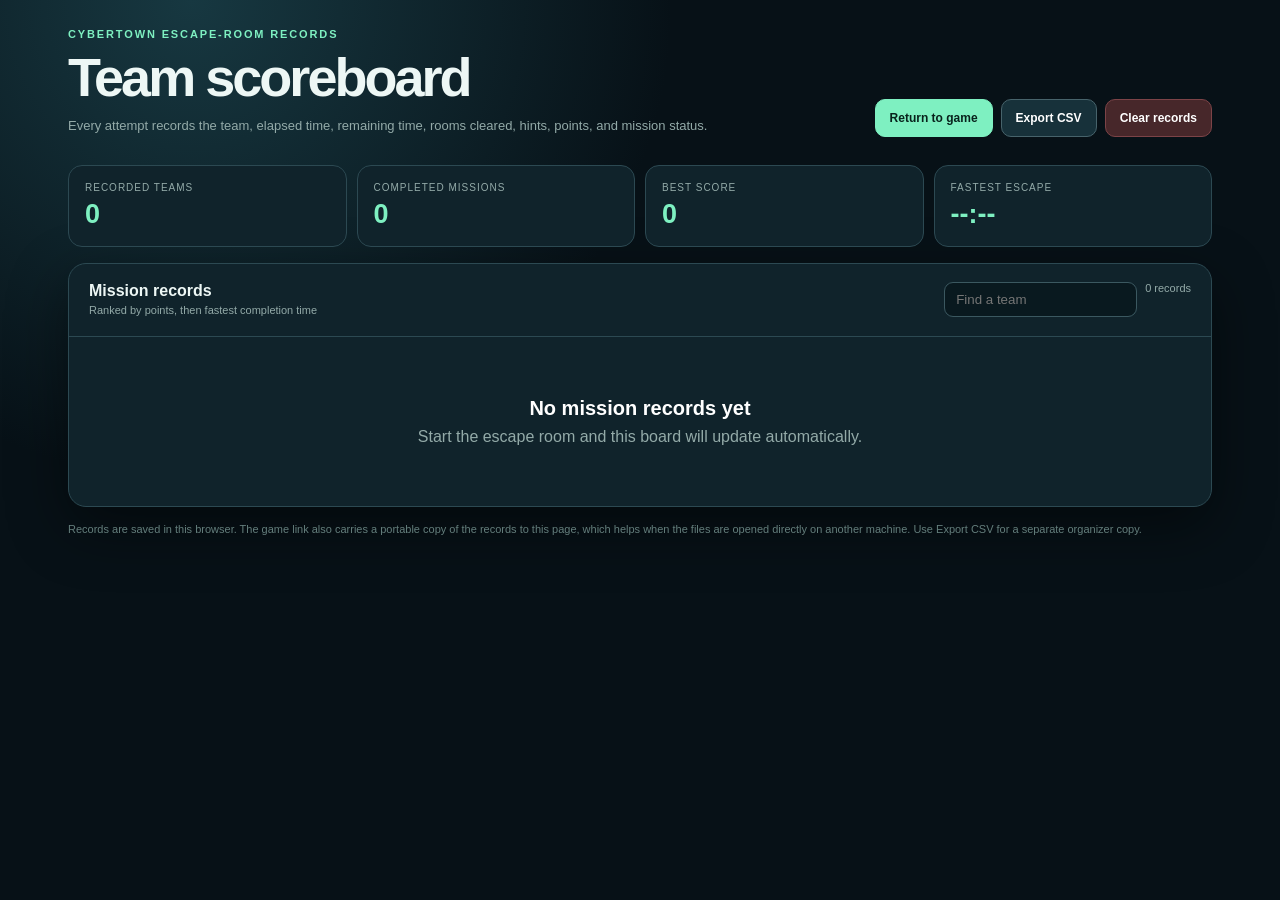
<file: scoreboard.html>
<!doctype html>
<html lang="en">
<head>
<meta charset="utf-8">
<meta name="viewport" content="width=device-width, initial-scale=1">
<title>CyberTown Team Records</title>
<style>
:root{--bg:#071117;--panel:#10232b;--line:#2c4952;--text:#edf7f5;--muted:#93aaa8;--mint:#7ef0c1;--amber:#ffc866}*{box-sizing:border-box}body{margin:0;min-height:100vh;background:radial-gradient(circle at 15% 0,#173841,transparent 34%),var(--bg);color:var(--text);font-family:Inter,Segoe UI,Arial,sans-serif}.shell{width:min(1180px,100%);margin:auto;padding:28px 18px}.top{display:flex;justify-content:space-between;align-items:flex-end;gap:18px;flex-wrap:wrap}.eyebrow{color:var(--mint);font-size:11px;font-weight:900;letter-spacing:.17em;text-transform:uppercase}h1{font-size:clamp(30px,6vw,54px);letter-spacing:-.055em;margin:6px 0 8px}.intro{color:var(--muted);margin:0;line-height:1.6;font-size:13px}.actions{display:flex;gap:8px;flex-wrap:wrap}.btn{border:1px solid #47636b;border-radius:10px;background:#17313a;color:#fff;padding:11px 14px;font-weight:800;font-size:12px;text-decoration:none;cursor:pointer}.btn.primary{background:var(--mint);color:#08221c;border-color:var(--mint)}.btn.danger{background:#47272a;border-color:#7c4347}.summary{display:grid;grid-template-columns:repeat(4,1fr);gap:10px;margin:28px 0 16px}.card{background:var(--panel);border:1px solid var(--line);border-radius:14px;padding:16px}.card span{display:block;color:var(--muted);font-size:10px;letter-spacing:.1em;text-transform:uppercase}.card strong{display:block;color:var(--mint);font-size:27px;margin-top:6px}.board{background:var(--panel);border:1px solid var(--line);border-radius:18px;overflow:hidden;box-shadow:0 20px 60px #0007}.board-head{padding:18px 20px;border-bottom:1px solid var(--line);display:flex;justify-content:space-between;gap:12px;align-items:center}.board-head h2{font-size:16px;margin:0}.board-head span{font-size:11px;color:var(--muted)}.table-wrap{overflow:auto}table{width:100%;border-collapse:collapse;min-width:780px}th,td{text-align:left;padding:14px 16px;border-bottom:1px solid #203a42;font-size:12px}th{color:#91aaa7;font-size:10px;letter-spacing:.1em;text-transform:uppercase;background:#0c1c22}tbody tr:hover{background:#142d35}.rank{font-size:17px;font-weight:900;color:var(--amber)}.team{font-weight:900;color:#fff}.points{color:var(--mint);font-size:16px;font-weight:900}.status{display:inline-block;padding:5px 8px;border-radius:999px;background:#264239;color:#bff7df;font-size:9px;font-weight:900;text-transform:uppercase;letter-spacing:.08em}.status.timeout{background:#462b2c;color:#ffc4c1}.status.in-progress{background:#403821;color:#ffe3a1}.empty{text-align:center;padding:60px 20px;color:var(--muted)}.empty b{display:block;color:#fff;font-size:20px;margin-bottom:8px}.note{color:#647e7c;font-size:11px;line-height:1.6;margin-top:14px}.filters{display:flex;gap:8px}.filters input{background:#09191f;border:1px solid #3b5860;color:#fff;border-radius:9px;padding:9px 11px;min-width:190px}.filters input:focus{outline:2px solid #7ef0c155}.record-count{white-space:nowrap}@media(max-width:700px){.summary{grid-template-columns:repeat(2,1fr)}.shell{padding:18px 10px}.filters input{min-width:130px}.board-head{align-items:flex-start;flex-direction:column}}@media print{body{background:#fff;color:#111}.actions,.filters,.note{display:none}.board,.card{box-shadow:none;border-color:#bbb}.card strong,.points{color:#075}.intro,.card span,.board-head span{color:#555}}
</style>
</head>
<body>
<main class="shell">
  <header class="top"><div><div class="eyebrow">CyberTown escape-room records</div><h1>Team scoreboard</h1><p class="intro">Every attempt records the team, elapsed time, remaining time, rooms cleared, hints, points, and mission status.</p></div><div class="actions"><a class="btn primary" href="cybertown-the-glitch-mystery-v6.html">Return to game</a><button class="btn" id="exportBtn">Export CSV</button><button class="btn danger" id="clearBtn">Clear records</button></div></header>
  <section class="summary"><div class="card"><span>Recorded teams</span><strong id="teamCount">0</strong></div><div class="card"><span>Completed missions</span><strong id="completeCount">0</strong></div><div class="card"><span>Best score</span><strong id="bestScore">0</strong></div><div class="card"><span>Fastest escape</span><strong id="fastest">--:--</strong></div></section>
  <section class="board"><div class="board-head"><div><h2>Mission records</h2><span>Ranked by points, then fastest completion time</span></div><div class="filters"><input id="search" type="search" placeholder="Find a team" aria-label="Find a team"><span class="record-count" id="recordCount">0 records</span></div></div><div class="table-wrap" id="tableWrap"></div></section>
  <p class="note">Records are saved in this browser. The game link also carries a portable copy of the records to this page, which helps when the files are opened directly on another machine. Use Export CSV for a separate organizer copy.</p>
</main>
<script>
(()=>{
"use strict";
const KEY="cybertown-scoreboard-v7",$=id=>document.getElementById(id),escapeHTML=value=>String(value??"").replace(/[&<>'"]/g,c=>({"&":"&amp;","<":"&lt;",">":"&gt;","'":"&#39;",'"':"&quot;"}[c])),read=()=>{try{return JSON.parse(localStorage.getItem(KEY)||"[]")}catch{return []}},write=value=>{try{localStorage.setItem(KEY,JSON.stringify(value))}catch{}},formatClock=ms=>{const s=Math.max(0,Math.round((ms||0)/1000));return `${String(Math.floor(s/60)).padStart(2,"0")}:${String(s%60).padStart(2,"0")}`};
function importHash(){const match=location.hash.match(/^#records=([^&]+)/);if(!match)return;try{const incoming=JSON.parse(decodeURIComponent(escape(atob(decodeURIComponent(match[1])))));if(Array.isArray(incoming)){const map=new Map(read().map(x=>[x.attemptId,x]));incoming.forEach(x=>{if(x&&x.attemptId)map.set(x.attemptId,x)});write([...map.values()])}history.replaceState(null,"",location.pathname+location.search)}catch{}}
function sorted(){return read().sort((a,b)=>(b.points||0)-(a.points||0)||((a.status==="completed"?a.elapsedMs:Infinity)-(b.status==="completed"?b.elapsedMs:Infinity))||(b.updatedAt||0)-(a.updatedAt||0))}
function render(){const records=sorted(),query=$("search").value.trim().toLowerCase(),shown=records.filter(r=>String(r.team||"").toLowerCase().includes(query)),teams=new Set(records.map(r=>String(r.team||"").toLowerCase())),completed=records.filter(r=>r.status==="completed");$("teamCount").textContent=teams.size;$("completeCount").textContent=completed.length;$("bestScore").textContent=records[0]?.points||0;$("fastest").textContent=completed.length?formatClock(Math.min(...completed.map(r=>r.elapsedMs||Infinity))):"--:--";$("recordCount").textContent=`${shown.length} record${shown.length===1?"":"s"}`;if(!shown.length){$("tableWrap").innerHTML=`<div class="empty"><b>${records.length?"No matching team":"No mission records yet"}</b><span>${records.length?"Try another team name.":"Start the escape room and this board will update automatically."}</span></div>`;return}$("tableWrap").innerHTML=`<table><thead><tr><th>Rank</th><th>Team</th><th>Points</th><th>Rooms</th><th>Elapsed</th><th>Time left</th><th>Hints</th><th>Status</th><th>Last update</th></tr></thead><tbody>${shown.map((r,i)=>`<tr><td class="rank">${i+1}</td><td class="team">${escapeHTML(r.team||"Unnamed team")}</td><td class="points">${Number(r.points)||0}</td><td>${Number(r.rooms)||0} / ${Number(r.totalRooms)||6}</td><td>${formatClock(r.elapsedMs)}</td><td>${formatClock(r.timeLeftMs)}</td><td>${Number(r.hints)||0}</td><td><span class="status ${escapeHTML(r.status||"in-progress")}">${escapeHTML(String(r.status||"in progress").replace("-"," "))}</span></td><td>${r.updatedAt?new Date(r.updatedAt).toLocaleString():"--"}</td></tr>`).join("")}</tbody></table>`}
function exportCSV(){const rows=[["Rank","Team","Points","Rooms cleared","Total rooms","Elapsed seconds","Time left seconds","Hints","Status","Started","Updated"]];sorted().forEach((r,i)=>rows.push([i+1,r.team,r.points,r.rooms,r.totalRooms,Math.round((r.elapsedMs||0)/1000),Math.round((r.timeLeftMs||0)/1000),r.hints,r.status,new Date(r.startedAt).toISOString(),new Date(r.updatedAt).toISOString()]));const csv=rows.map(row=>row.map(v=>`"${String(v??"").replace(/"/g,'""')}"`).join(",")).join("\r\n"),blob=new Blob([csv],{type:"text/csv;charset=utf-8"}),url=URL.createObjectURL(blob),a=document.createElement("a");a.href=url;a.download=`cybertown-scoreboard-${new Date().toISOString().slice(0,10)}.csv`;a.click();URL.revokeObjectURL(url)}
importHash();render();$("search").addEventListener("input",render);$("exportBtn").addEventListener("click",exportCSV);$("clearBtn").addEventListener("click",()=>{if(confirm("Clear every saved scoreboard record on this browser?")){write([]);render()}});addEventListener("storage",render);
})();
</script>
</body>
</html>
</file>
<file: assets/room-game.css>
body .mission-shell{grid-template-columns:235px minmax(0,1fr);min-height:0;border-radius:12px;border:3px solid #3e5a70;box-shadow:0 6px 0 #030c12,0 18px 60px #0006}
/* Readable evidence cards and wider challenge windows. */
#challenge a{color:#9ff4c4;text-decoration:underline;text-underline-offset:3px}#challenge a:hover,#challenge a:focus-visible{color:#fff}
.celebration-banner{position:relative;isolation:isolate;overflow:hidden;display:grid;place-items:center;min-height:112px;padding:22px 70px;margin-bottom:16px;border:2px solid #80dab0;border-radius:9px;background:radial-gradient(circle at 50% 0%,#28644f 0%,#143d43 58%,#102734 100%);text-align:center;box-shadow:inset 0 0 28px #7ef0c126}
.celebration-banner strong{position:relative;z-index:1;color:#fff2b9;font-size:clamp(20px,3vw,29px);line-height:1.2;text-shadow:0 2px 0 #184335}
.celebration-balloon{position:absolute;bottom:8px;width:28px;height:37px;border-radius:49% 49% 46% 46%;background:#ffba70;box-shadow:inset -6px -5px 0 #0002;animation:balloon-bob 2.4s ease-in-out infinite alternate}
.celebration-balloon:before{content:'';position:absolute;left:11px;bottom:-6px;border-left:3px solid transparent;border-right:3px solid transparent;border-top:7px solid currentColor;color:inherit}
.celebration-balloon:after{content:'';position:absolute;left:14px;top:43px;height:35px;border-left:1px solid #d9e4d6}
.celebration-balloon:nth-child(1){left:5%;bottom:22px;background:#ffa77a;color:#ffa77a}.celebration-balloon:nth-child(2){left:14%;bottom:2px;background:#f5d76f;color:#f5d76f;animation-delay:-.7s}.celebration-balloon:nth-child(3){left:24%;bottom:28px;background:#81cdeb;color:#81cdeb;animation-delay:-1.2s}.celebration-balloon:nth-child(4){right:24%;bottom:16px;background:#f18ab7;color:#f18ab7;animation-delay:-.4s}.celebration-balloon:nth-child(5){right:14%;bottom:4px;background:#9de4a2;color:#9de4a2;animation-delay:-1.5s}.celebration-balloon:nth-child(6){right:5%;bottom:30px;background:#c4a4f5;color:#c4a4f5;animation-delay:-.9s}
@keyframes balloon-bob{from{transform:translateY(5px) rotate(-5deg)}to{transform:translateY(-8px) rotate(5deg)}}
@media(prefers-reduced-motion:reduce){.celebration-balloon{animation:none}}
.evidence-overlay{padding:16px}
.dialog.evidence-dialog{width:min(960px,100%);max-height:calc(100dvh - 32px)}
.dialog.evidence-dialog[data-layout="wide"]{width:min(1320px,100%)}
.dialog.evidence-dialog .evidence-header{padding:14px 20px;background:#10232b}
.dialog.evidence-dialog .evidence-header h2{font-size:clamp(20px,2.2vw,28px);line-height:1.2;margin:4px 0 0}
.dialog.evidence-dialog .evidence-header>div{min-width:0}
.dialog.evidence-dialog #closeEvidence{flex-shrink:0}
.dialog.evidence-dialog #evidenceBody{padding:20px}
.poster-inspection,.photo-inspection{display:grid;grid-template-columns:minmax(0,1.15fr) minmax(0,1fr);gap:24px;align-items:center}
.poster-inspection>*,.photo-inspection>*{min-width:0}
.poster-inspection figure,.photo-inspection figure{margin:0}
.dialog.evidence-dialog .poster-inspection .evidence-photo,.dialog.evidence-dialog .photo-inspection .evidence-photo{max-height:min(440px,calc(100dvh - 160px));height:auto;margin:0;object-fit:contain}
.poster-details{display:flex;flex-direction:column;gap:16px;align-items:flex-start}
.poster-details>p{margin:0}
.poster-details .website-preview{width:100%;padding:20px}
.dialog.evidence-dialog .website-preview,.dialog.evidence-dialog .website-preview p{color:#263943}
.dialog.evidence-dialog .website-preview p{font-size:15px;line-height:1.65;margin:12px 0 0}
.dialog.evidence-dialog .website-preview .address{color:#243844;background:#fff;font-size:13px;line-height:1.6}
.dialog.evidence-dialog .website-preview h3{color:#663d20;font-size:21px;line-height:1.3}
.photo-notes p{line-height:1.6}
@media(min-width:900px){
 .dialog.evidence-dialog[data-puzzle="poster"] form{display:grid;grid-template-columns:repeat(2,minmax(0,1fr));gap:0 24px}
 .dialog.evidence-dialog[data-puzzle="poster"] form>h3:first-of-type{grid-column:1;grid-row:1}
 .dialog.evidence-dialog[data-puzzle="poster"] form>.choices:first-of-type{grid-column:1;grid-row:2}
 .dialog.evidence-dialog[data-puzzle="poster"] form>h3:nth-of-type(2){grid-column:2;grid-row:1}
 .dialog.evidence-dialog[data-puzzle="poster"] form>.choices:nth-of-type(2){grid-column:2;grid-row:2}
 .dialog.evidence-dialog[data-puzzle="poster"] form>.hint-box,.dialog.evidence-dialog[data-puzzle="poster"] form>.feedback,.dialog.evidence-dialog[data-puzzle="poster"] form>.buttons{grid-column:1/-1}
}
@media(min-width:1100px) and (max-height:760px){.dialog.evidence-dialog .evidence-header{padding:10px 18px}}
@media(max-width:899px){.poster-inspection,.photo-inspection{grid-template-columns:minmax(0,1fr);gap:18px}.dialog.evidence-dialog .poster-inspection .evidence-photo,.dialog.evidence-dialog .photo-inspection .evidence-photo{max-height:240px}.poster-details{gap:14px}}
@media(max-width:600px){.evidence-overlay{padding:8px}.dialog.evidence-dialog{max-height:calc(100dvh - 16px)}.dialog.evidence-dialog .evidence-header{padding:12px 14px}.dialog.evidence-dialog #evidenceBody{padding:14px}.poster-details .website-preview{padding:16px}}
.social-actions{display:flex;flex-wrap:wrap;gap:9px;margin:20px 0 10px}.social-actions button{min-height:44px}.optional-note{font-size:11px;line-height:1.6;color:#9ab9bb;margin-top:15px;border-top:1px solid #375362;padding-top:12px}.pet-portrait{background:#354a49}.friend-summary{padding:14px;border:1px solid #4c706a;border-radius:6px;background:#183b3d;font-size:12px;line-height:1.6}.friend-summary b{color:#c9e6b6}.friend-summary p{margin:7px 0;color:#c1d5ce}.friend-summary summary{cursor:pointer;color:#e8d4a0}
.reference-badge{display:block;font-size:10px;color:#a9c6d5;margin-top:4px}.reference-badge code{display:block}.reference-badge[hidden]{display:none}
.badge-comparison{display:grid;grid-template-columns:minmax(0,1.15fr) minmax(0,1fr);gap:14px;align-items:start}.badge-comparison section{min-width:0}.record-table-wrap{max-width:100%;overflow-x:auto;margin:12px 0 20px;border:1px solid #3f6071;border-radius:6px}.record-table{width:100%;border-collapse:collapse;font-size:12px;text-align:left}.record-table caption{text-align:left;padding:12px;background:#254151;color:#d5f1d8;font-weight:900;line-height:1.5}.record-table th{background:#0c1e2b;color:#a7c8d4;padding:10px 8px;font-size:10px;line-height:1.4}.record-table td{padding:9px 8px;border-top:1px solid #2d485a;line-height:1.5}.record-table tr:nth-child(even){background:#142c3a}.record-table tr:has(input:checked){background:#244f4c;outline:2px solid #7ef0c1;outline-offset:-2px}.record-table code{font-size:11px;white-space:nowrap;color:#d8eabd}.record-table input{accent-color:#7ef0c1;width:18px;height:18px;cursor:pointer}.record-table label{display:block;cursor:pointer;padding:6px 0}.record-table time{white-space:nowrap;color:#bad6e5}.key-found{display:flex;align-items:center;gap:22px;padding:20px;background:#1b3948;border:1px solid #5b7c8a;border-radius:7px;margin-bottom:18px}.key-found b{color:#f4d68a}.key-found p{font-size:13px}.key-art{display:block;flex:none;width:30px;height:30px;border:7px solid #f0cd74;box-shadow:3px 3px 0 #172d3b;position:relative;margin:7px 26px 7px 0}.key-art:before{content:'';position:absolute;left:20px;top:5px;width:33px;height:7px;background:#f0cd74}.key-art:after{content:'';position:absolute;left:40px;top:5px;width:7px;height:17px;background:#f0cd74}.key-status{display:inline-block;color:#e6cc8d;background:#283d43;padding:5px 8px;font-size:11px;border-radius:4px}.small-key{display:inline-block;width:10px;height:10px;border:3px solid #f0cd74;position:relative;margin-right:12px}.small-key:after{content:'';position:absolute;top:1px;left:6px;width:10px;height:3px;background:#f0cd74}@media(max-width:650px){.badge-comparison{grid-template-columns:minmax(0,1fr)}.record-table td{padding:8px}.record-table{font-size:12px}.record-table label{padding:9px 0}}
body .topbar{position:sticky;top:0;z-index:5;background:#091821f5;padding:8px 0;backdrop-filter:blur(8px)}.dialog-clock{font-size:12px;color:#b8e9bd;margin-top:8px;font-weight:800}.dialog-clock.warning{color:#ffc866}.evidence-dialog .evidence-header{position:sticky;top:0;z-index:2;background:#10232bf5}.evidence-dialog{scroll-padding-top:128px}
body .shell{max-width:1360px}body .room-head{padding:16px 20px;background:#122633}body .room-head h2{font-size:26px}body .room-head p{font-size:12px}body .route{background:#10232e}body .step{padding-bottom:21px}body .case-note{border-radius:5px}body .primary:disabled{opacity:.5;cursor:default;transform:none}body .primary,body .secondary{border-radius:6px}body .topbar{flex-wrap:wrap}body .brand h1{font-size:clamp(20px,2.6vw,29px)}
.pixel-stage{position:relative;padding:14px;background:#0b1922}.game-banner{display:flex;align-items:center;justify-content:space-between;gap:12px;font-size:12px;background:#1b3546;border:1px solid #426278;padding:11px 13px;color:#e4eef7;border-radius:6px 6px 0 0;min-height:50px}.indoor-label{font:10px Consolas,monospace;letter-spacing:2px;color:#acd6bc;white-space:nowrap}#roomCanvas{width:100%;height:auto;display:block;background:#273e4f;image-rendering:pixelated;image-rendering:crisp-edges;border:3px solid #3d586d;touch-action:none;outline-offset:3px}.interaction-bar{display:flex;justify-content:space-between;align-items:center;gap:10px;padding:11px 13px;background:#142b39;border:1px solid #426278;border-top:0;border-radius:0 0 6px 6px;font-size:12px;min-height:65px}.interaction-bar .primary{white-space:nowrap;padding:10px 14px}.movement-help{display:flex;gap:18px;flex-wrap:wrap;padding:12px 3px;color:#8ca7bc;font-size:11px}.touch-controls{display:flex;gap:9px;align-items:center;justify-content:flex-end}.dpad{margin-right:auto;display:grid;grid-template-columns:repeat(3,40px);grid-template-rows:repeat(2,34px);gap:4px}.dpad button{background:#203b50;color:#edf7ff;border:1px solid #5b7890;border-bottom:3px solid #0b1724;border-radius:5px;font-size:19px;touch-action:none}.dpad button[data-direction=up]{grid-column:2}.dpad button[data-direction=left]{grid-column:1;grid-row:2}.dpad button[data-direction=down]{grid-column:2;grid-row:2}.dpad button[data-direction=right]{grid-column:3;grid-row:2}.room-toast{position:absolute;left:50%;top:28%;transform:translateX(-50%);width:max-content;max-width:85%;background:#0d293cf2;color:#fff5cf;border:2px solid #e8ce83;border-radius:7px;padding:14px 20px;font-size:13px;box-shadow:0 5px 0 #0006;pointer-events:none;z-index:3}.room-toast[hidden]{display:none}.evidence-dialog{width:min(860px,100%)}.evidence-header{display:flex;align-items:center;justify-content:space-between;padding:20px 22px;border-bottom:1px solid #3a5667;gap:10px}.evidence-header h2{font-size:24px;margin:4px 0 0}#evidenceBody{padding:22px}#evidenceBody:empty{display:none}.evidence-photo{width:100%;max-height:390px;object-fit:contain;display:block;background:#071117;border:2px solid #557083;border-radius:6px;margin-bottom:16px}.dialogue{display:flex;gap:16px;align-items:flex-start}.portrait{width:76px;height:76px;flex:none;image-rendering:pixelated;background:#30465a;border:3px solid #9fc5c8;border-radius:6px}.speech{padding:14px 16px;background:#1b3546;border:1px solid #4c6b7a;border-radius:7px;font-size:14px;line-height:1.7}.speech b{color:#bbefa1;display:block;margin-bottom:6px}.speech p{margin:0;color:#e3eef3}.clue-tags{display:flex;gap:9px;flex-wrap:wrap;margin:14px 0}.clue-tags span{border:1px solid #58717d;border-radius:5px;padding:10px 14px;font-size:13px;background:#1d3541}.clue-tags b{display:block;color:#9cb8c4;font-size:10px;letter-spacing:1px;margin-bottom:4px}.field-notes{display:grid;gap:9px}.note-item{padding:13px;background:#1b3340;border:1px solid #426071;border-radius:6px}.note-item b{color:#c5e8a7;font-size:13px}.note-item p{font-size:12px;line-height:1.6;margin:6px 0 0;color:#c8d9e3}.pins{display:flex;gap:14px;margin:15px 0}.pin-button{flex:1;background:#193243;color:#fff;border:2px solid #5b7c91;padding:12px 7px;border-radius:6px}.pin-well{height:100px;width:36px;margin:12px auto;background:#071923;border:2px solid #708c9e;position:relative}.pin-shaft{position:absolute;bottom:0;left:7px;width:18px;background:#dbb77b;border-top:4px solid #ffe2a9}.pin-line{position:absolute;left:0;right:0;border-top:2px dashed #8bf6ba;z-index:1}.pin-button strong{font-size:14px}.pin-button small{display:block;font-size:10px;color:#b9cfd7}.decoder-grid{display:grid;grid-template-columns:repeat(7,1fr);gap:5px;margin:12px 0}.decode-cell{background:#e8eee4;color:#1f3d48;text-align:center;padding:8px 3px;font-family:Consolas,monospace;border-radius:4px}.decode-cell small,.decode-cell b,.decode-cell span{display:block}.decode-cell small{color:#7a5d61;font-size:10px}.decode-cell span{border-top:1px solid #abc3b8;margin-top:5px;padding-top:5px;font-weight:900}.website-preview{border:2px solid #8e6e65;border-radius:6px;background:#f2e4d1;color:#383e46;padding:18px}.website-preview .address{background:#fff;padding:10px;border:1px solid #bfae9e;font-size:12px;overflow-wrap:anywhere}.website-preview h3{color:#86532d;margin:16px 0 8px}.website-preview p{font-size:12px;line-height:1.6}.pixel-success{font-size:12px;color:#baf4aa;line-height:1.6}.room-progress{display:flex;gap:6px;font-size:11px;margin-top:12px;color:#b2cbd7}.room-progress span{padding:5px 8px;background:#243d4c;border-radius:4px}
@media(max-width:1000px){body .mission-shell{grid-template-columns:minmax(0,1fr)}body .route{min-width:0;border-right:0;border-bottom:1px solid #375269;padding:12px}body .route h2,body .case-note{display:none}body .steps{flex-direction:row;overflow:auto}body .step{min-width:140px;grid-template-columns:32px 1fr;padding:3px 15px 3px 0}body .step .node{height:32px;width:32px}body .step:not(:last-child):after{left:32px;top:18px;width:calc(100% - 32px);height:2px}.pixel-stage{padding:10px}body .game{width:100%}}
@media(max-width:600px){body .topbar{gap:12px}body .top-actions{width:100%;justify-content:space-between}body .stat.team-stat{display:block;max-width:140px;min-width:70px}body .stat.team-stat strong{font-size:12px;max-width:110px;overflow:hidden;text-overflow:ellipsis}body .room-head{padding:12px}body .room-head h2{font-size:22px}.game-banner{font-size:11px;padding:10px}.indoor-label{display:none}.interaction-bar{font-size:11px;padding:9px;align-items:flex-start}.interaction-bar .primary{font-size:11px}.movement-help{font-size:10px;gap:8px}.touch-controls{gap:6px;flex-wrap:wrap}.touch-controls .secondary{font-size:10px;padding:10px}.evidence-header{padding:14px}.evidence-header h2{font-size:20px}#evidenceBody{padding:14px}.portrait{height:52px;width:52px}.dialogue{gap:9px}.speech{font-size:12px;padding:11px}.pins{gap:6px}.pin-button{padding:8px 3px}.decoder-grid{grid-template-columns:repeat(7,1fr)}body .final-grid{grid-template-columns:repeat(3,1fr)}body .final-grid strong{font-size:19px}}
</file>
<file: assets/adventure.css>
.audio-control{display:flex;align-items:center;gap:5px;padding:3px 7px;background:#132a34;border:1px solid #3d5a65;border-radius:7px}.audio-control button{border:0;background:none;color:#d8f8db;font-size:11px;font-weight:800;white-space:nowrap}.audio-control input{width:65px;accent-color:#7ef0c1}.spoken-caption{position:fixed;z-index:45;left:50%;bottom:14px;transform:translateX(-50%);max-width:min(800px,calc(100vw - 24px));width:max-content;padding:12px 17px;border:2px solid #a6ecc6;border-radius:9px;background:#081a21ef;color:#f8fff4;font-size:13px;line-height:1.5;text-align:center;box-shadow:0 8px 25px #0008;pointer-events:none}.spoken-caption strong{color:#ffda8d}.spoken-caption[hidden]{display:none}.story-card{padding:15px;border:1px solid #4f6c76;border-left:4px solid #ffcb73;background:#16313d;border-radius:6px;margin:15px 0;line-height:1.6}.story-card b{display:block;color:#ffd98c;margin-bottom:4px;font-size:11px;letter-spacing:.1em;text-transform:uppercase}.story-card p{margin:0;color:#e3eef1}.console-grid{display:grid;grid-template-columns:repeat(3,1fr);gap:9px;margin:15px 0}.console-host{background:#152e3b;border:2px solid #4d6d7b;border-radius:6px;padding:14px;color:#e8f4ef;text-align:left;min-height:105px}.console-host:hover,.console-host:focus-visible{border-color:#a2eac2}.console-host strong{display:block;color:#a5e8c2;font-size:16px}.console-host span{display:block;color:#b8d2d9;font-size:11px;margin-top:8px;line-height:1.5}.console-host.selected{border-color:#ffc866;background:#443926}.console-log{font-family:Consolas,monospace;font-size:12px;background:#071921;color:#ccebd9;padding:14px;border:1px solid #4e7481;border-radius:5px;white-space:pre-wrap;line-height:1.7}.console-actions{display:flex;gap:8px;flex-wrap:wrap}.console-actions button{min-height:44px}.console-status{padding:10px 12px;border-left:3px solid #a0e6ba;background:#173b37;color:#daffdf}.restoration{height:105px;position:relative;overflow:hidden;margin:12px 0;background:linear-gradient(#163a52 63%,#245b4c 63%);border:2px solid #9de6b5;border-radius:6px}.restoration:before{content:'CYBERTOWN RESTORED';position:absolute;top:15px;left:0;right:0;text-align:center;color:#fcf3aa;font:900 18px Consolas,monospace;letter-spacing:3px;animation:restore-pulse 1.4s infinite alternate}.restoration:after{content:'◆  ◆  ◆  ◆  ◆  ◆  ◆  ◆';position:absolute;left:0;right:0;bottom:16px;text-align:center;color:#ffd085;font:28px Consolas,monospace;animation:lights 1s steps(2) infinite}@keyframes restore-pulse{from{opacity:.45;filter:blur(2px)}to{opacity:1;filter:none}}@keyframes lights{from{color:#b7e9bc}to{color:#ffe09a}}.bonus-dialog{width:min(850px,100%)}.bonus-room{position:relative;height:min(410px,52vh);min-height:320px;overflow:hidden;border:4px solid #9bdab4;background:repeating-linear-gradient(0deg,#517a73 0 30px,#638a7e 30px 60px);image-rendering:pixelated}.bonus-room:before{content:'BONUS ROOM • FIND FIVE SECURITY MISTAKES';position:absolute;top:0;left:0;right:0;background:#13343e;color:#fcf4cf;text-align:center;padding:10px;font:900 13px Consolas,monospace;z-index:1}.bonus-item{position:absolute;border:3px solid #b4d6d0;background:#204552;color:#fff7db;border-radius:3px;padding:8px;box-shadow:5px 5px 0 #13252a;min-width:104px;min-height:58px;font-weight:900;font-size:12px;cursor:pointer;transition:transform .15s,border-color .15s}.bonus-item:hover,.bonus-item:focus-visible{transform:translateY(-3px);border-color:#ffe4a8}.bonus-item.found{border-color:#7ef0c1;background:#276b56}.bonus-item.safe{border-color:#adc6c0;background:#547074}.bonus-item:nth-child(1){top:22%;left:7%}.bonus-item:nth-child(2){top:26%;left:37%}.bonus-item:nth-child(3){top:23%;right:7%}.bonus-item:nth-child(4){bottom:12%;left:13%}.bonus-item:nth-child(5){bottom:10%;left:43%}.bonus-item:nth-child(6){bottom:12%;right:8%}.bonus-progress{font-weight:800;color:#baf0c7}.bonus-feedback{min-height:25px;color:#ffe5aa}.results-scores{display:grid;grid-template-columns:repeat(3,1fr);gap:9px;margin:17px 0}.results-scores div{padding:16px;background:#0c2430;border:1px solid #53717a;border-radius:6px;text-align:center}.results-scores span{display:block;color:#aac3c6;font-size:10px;text-transform:uppercase;letter-spacing:.1em}.results-scores strong{display:block;color:#91ecc1;font-size:30px;margin-top:4px}@media(max-width:650px){.audio-control input{width:48px}.console-grid{grid-template-columns:1fr}.bonus-item{min-width:80px;font-size:10px;padding:4px}.bonus-room{min-height:360px}.results-scores strong{font-size:21px}}@media(prefers-reduced-motion:reduce){.restoration:before,.restoration:after{animation:none}}
.mission-status{display:grid;grid-template-columns:repeat(3,minmax(0,1fr));gap:8px;margin:0 0 18px}.mission-status>div{padding:12px;background:#0a202b;border:1px solid #50717b;border-radius:6px}.mission-status span{display:block;color:#acc4ca;font-size:10px;line-height:1.4}.mission-status strong{display:block;color:#c6f3cc;font-size:20px;margin-top:6px}.dialog .speech p+p{margin-top:12px}@media(max-width:600px){.mission-status{grid-template-columns:repeat(3,minmax(0,1fr))}.mission-status>div{padding:9px}.mission-status strong{font-size:17px}}

.dialog .speech p.is-speaking{box-shadow:-3px 0 0 #a9e5bf}.dialog .speech p mark,.feedback mark{background:#b4e4c2;color:#102d2d;border-radius:3px;padding:0 2px}
.mission-status .timer-state{display:block;color:#ffdb93;font-size:10px;line-height:1.4;margin-top:6px}.timer-paused{color:#ffdb93!important}
</file>
<file: assets/mission-briefing.css>
.briefing-overlay{z-index:35;background:#05131bf5}.briefing-dialog{width:min(880px,100%);border:3px solid #a6d4c0;border-radius:8px;box-shadow:0 8px 0 #051018,0 0 70px #3e8d7b22}.briefing-header{display:flex;justify-content:space-between;align-items:center;gap:15px;padding:14px 20px;background:#0d2530;border-bottom:2px solid #416369}.briefing-header .audio-control{flex-shrink:0;gap:9px}.briefing-header [data-audio-volume]{width:90px}.briefing-header [data-audio-toggle]{min-height:34px}.briefing-header #briefingCounter{display:block;font-size:11px;color:#adcbc5;margin-top:5px}.briefing-town{position:relative;height:145px;overflow:hidden;background:linear-gradient(#173b52 0 58%,#346858 58% 100%);border-bottom:3px solid #698e77}.briefing-sky{padding:12px;text-align:center;font:10px Consolas,monospace;letter-spacing:3px;color:#9bdbd2}.briefing-buildings{position:absolute;inset:47px 6% 24px;display:flex;justify-content:space-between;align-items:end;gap:10px}.briefing-building{width:14%;height:64px;background:#8baa98;border:3px solid #223f48;box-shadow:4px 5px #163c3c;position:relative;transition:filter .2s,transform .2s;filter:brightness(.68)}.briefing-building:before{content:'';position:absolute;left:-7px;right:-7px;top:-10px;height:11px;background:#b88576;border:3px solid #3d454b}.briefing-building:nth-child(2n):before{background:#8b8ab0}.briefing-building:after{content:'';position:absolute;left:42%;bottom:0;width:15%;height:20px;background:#274653;border:2px solid #dab784}.briefing-building i{position:absolute;left:15%;top:14px;width:16%;height:12px;background:#f2dc99;box-shadow:36px 0 #f2dc99}.briefing-building span{position:absolute;top:32px;left:0;right:0;text-align:center;color:#172f36;font:900 clamp(6px,1vw,10px) Consolas,monospace}.briefing-building.active{filter:brightness(1.18);transform:translateY(-4px);outline:2px solid #ffda89;outline-offset:4px}.briefing-path{position:absolute;bottom:5px;left:0;right:0;height:13px;background:#bead87;border-top:3px solid #839c79;border-bottom:3px solid #839c79}.briefing-beacon{position:absolute;right:10%;top:26px;width:9px;height:9px;background:#ffd18a;box-shadow:0 0 15px #ffd18a;animation:briefing-blink 1.5s steps(2) infinite}.briefing-content{padding:22px}.briefing-content h2{font-size:clamp(23px,3.5vw,32px);margin:7px 0 18px;line-height:1.15}.briefing-conversation{display:grid;grid-template-columns:100px minmax(0,1fr);gap:18px;align-items:start}.briefing-character{text-align:center}.briefing-character img{width:80px;height:80px;image-rendering:pixelated;border:3px solid #adcfbe;background:#28465c;border-radius:4px}.briefing-character b{display:block;color:#ffdb98;font-size:13px;margin:7px 0}.briefing-character>span{display:block;color:#98bdb7;font-size:10px;line-height:1.4}.is-speaking .briefing-character img{animation:briefing-talk .5s steps(2) infinite}.briefing-speech{position:relative;background:#e7eddb;color:#1b3740;border:4px double #43676c;border-radius:5px;padding:17px 22px 27px;min-height:150px;box-shadow:4px 4px #07191f}.briefing-speech p{margin:0;color:#193843;font-size:17px;line-height:1.7}.briefing-speech mark{background:#c4dfa5;color:#173940;border-radius:3px}.briefing-prompt{position:absolute;bottom:8px;right:14px;color:#3e6866;font-size:13px;animation:briefing-blink 1s steps(2) infinite}.briefing-task{margin:18px 0;padding:12px 16px;border-left:3px solid #ffc866;background:#19353d}.briefing-task b{font-size:10px;letter-spacing:2px;color:#ffd591}.briefing-task p{margin:6px 0 0;color:#deece3;font-size:13px;line-height:1.6}.briefing-actions{display:flex;gap:10px;flex-wrap:wrap;justify-content:flex-start}.briefing-actions .primary{margin-left:auto;min-width:130px}.briefing-actions button{min-height:44px}.briefing-actions button:disabled{opacity:.4;cursor:default}.briefing-footer{display:flex;justify-content:space-between;align-items:center;gap:12px;margin-top:18px;padding-top:12px;border-top:1px solid #355057;font-size:11px;color:#9dceb7}.briefing-footer button{background:none;border:0;text-decoration:underline;text-underline-offset:3px;font-size:11px;color:#a9c7c9;min-height:34px}@keyframes briefing-talk{to{transform:translateY(-2px)}}@keyframes briefing-blink{to{opacity:.4}}@media(max-width:600px){.briefing-overlay{padding:8px}.briefing-header{padding:10px 12px;gap:8px}.briefing-header .kicker{font-size:9px;letter-spacing:1px}.briefing-header [data-audio-volume]{width:55px}.briefing-content{padding:16px}.briefing-town{height:115px}.briefing-buildings{inset:40px 5% 20px;gap:6px}.briefing-building{height:49px}.briefing-building i{box-shadow:15px 0 #f2dc99;width:14%;height:8px;top:9px}.briefing-building span{top:22px;font-size:6px}.briefing-building:after{height:13px}.briefing-speech{padding:12px 13px 23px}.briefing-speech p{font-size:15px;line-height:1.6}.briefing-conversation{grid-template-columns:65px minmax(0,1fr);gap:10px}.briefing-character img{width:60px;height:60px}.briefing-character b{font-size:11px}.briefing-character>span{font-size:9px}.briefing-actions{gap:8px}.briefing-actions button{padding:10px;font-size:11px}.briefing-footer{font-size:10px;align-items:flex-start}.briefing-footer button{font-size:10px}.briefing-actions .primary{min-width:115px}}@media(max-height:700px) and (min-width:601px){.briefing-town{height:108px}.briefing-buildings{top:40px;bottom:18px}.briefing-building{height:45px}.briefing-building i{top:6px;height:9px}.briefing-building span{top:19px}.briefing-building:after{height:14px}.briefing-content{padding:15px 20px}.briefing-content h2{margin-bottom:12px}.briefing-speech{min-height:125px}.briefing-task{margin:12px 0}.briefing-footer{margin-top:10px;padding-top:5px}}@media(prefers-reduced-motion:reduce){.briefing-beacon,.briefing-prompt,.is-speaking .briefing-character img{animation:none}.briefing-building{transition:none}}
.dialog.briefing-dialog{width:min(880px,100%);border:3px solid #a6d4c0;border-radius:8px;box-shadow:0 8px 0 #051018,0 0 70px #3e8d7b22}.dialog.briefing-dialog .briefing-speech p{margin:0;color:#193843;font-size:17px;line-height:1.7}.dialog.briefing-dialog .briefing-task p{margin:6px 0 0;color:#deece3;font-size:13px;line-height:1.6}.dialog.briefing-dialog h2{font-size:clamp(23px,3.5vw,32px);margin:7px 0 18px;line-height:1.15}@media(max-width:600px){.dialog.briefing-dialog .briefing-speech p{font-size:15px;line-height:1.6}}
</file>
<file: assets/sequence-puzzle.css>
.sequence-puzzle{margin:16px 0;border:1px solid #456774;border-radius:10px;background:#0b2029;padding:16px}
.sequence-help{margin:0 0 16px!important;font-size:12px!important;color:#bdd4d5!important;line-height:1.6}
.sequence-layout{display:grid;grid-template-columns:minmax(0,1fr) minmax(0,1.15fr);gap:20px;align-items:start}
.sequence-layout h4{margin:0 0 10px;color:#ffd58b;font-size:12px;text-transform:uppercase;letter-spacing:.08em}
.sequence-bank{display:grid;gap:9px;min-height:100px;padding:8px;border:1px dashed #526e77;border-radius:8px}
.sequence-card{display:flex;gap:10px;align-items:center;width:100%;min-height:70px;padding:12px;text-align:left;border:2px solid #50737f;border-radius:7px;background:#193743;color:#e4f5ef;font:inherit;cursor:grab;overflow-wrap:anywhere}
.sequence-card strong{display:block;font-size:13px;line-height:1.4;color:#dcf9e9}
.sequence-card small{display:block;margin-top:5px;font-size:11px;line-height:1.5;color:#bad0d6}
.sequence-card:hover,.sequence-card:focus-visible,.sequence-empty-slot:focus-visible{border-color:#92e7bc;outline:2px solid #92e7bc;outline-offset:2px}
.sequence-card.is-selected{border-color:#ffcd74;background:#443c2a;box-shadow:0 0 0 2px #ffcd7430}
.sequence-card:disabled{cursor:default;opacity:1;border-color:#68b795;background:#163d33}
.sequence-grip{display:grid;place-items:center;flex-shrink:0;width:30px;min-height:44px;font-size:28px;color:#a5c5cc;touch-action:none;user-select:none;cursor:grab}
.sequence-slots{list-style:none;margin:0;padding:0;display:grid;gap:10px}
.sequence-slot{display:grid;grid-template-columns:30px minmax(0,1fr);gap:8px;align-items:center;padding:6px;border:1px dashed #607e86;border-radius:9px;min-height:90px}
.sequence-number{display:grid;place-items:center;background:#28464e;color:#ffdd94;width:28px;height:28px;border-radius:50%;font-size:13px;font-weight:900}
.sequence-empty-slot{width:100%;min-height:74px;border:1px dashed #4a6d78;background:#102b35;border-radius:6px;color:#b4cbd0;font:inherit;font-size:12px;padding:12px;text-align:left}
.sequence-empty{font-size:12px!important;color:#a8c5c8!important;padding:8px;margin:0!important}
.sequence-return{font-size:11px!important;margin-top:10px;min-height:44px}
.sequence-return:disabled{opacity:.45;cursor:default}
.sequence-status{min-height:20px;margin:12px 0 0!important;font-size:12px!important;color:#ffdb94!important}
.is-drop-target{outline:3px solid #ffce7c;outline-offset:2px;background:#334a3c}
.sequence-ghost{position:fixed;pointer-events:none;z-index:100;opacity:.9;box-shadow:0 8px 30px #0008;transform:rotate(2deg)}
.timeline-recap{margin-top:18px;padding:16px;background:#17392f;border:1px solid #639c7c;border-radius:9px}
.timeline-recap h3{color:#a5efc4;margin:0 0 10px}.timeline-recap li{margin:10px 0;font-size:12px;line-height:1.6;color:#d5e9df}.timeline-recap strong{color:#ffdc97}
.dialog.bonus-dialog{width:min(1050px,100%)}.bonus-dialog .sequence-puzzle{margin-top:20px}
@media(max-width:650px){.sequence-puzzle{padding:10px}.sequence-layout{grid-template-columns:minmax(0,1fr);gap:18px}.sequence-bank{grid-template-columns:minmax(0,1fr)}.sequence-card{padding:10px;min-height:76px}.sequence-grip{width:32px}.sequence-slots{gap:8px}.sequence-layout>section{min-width:0}}
</file>
